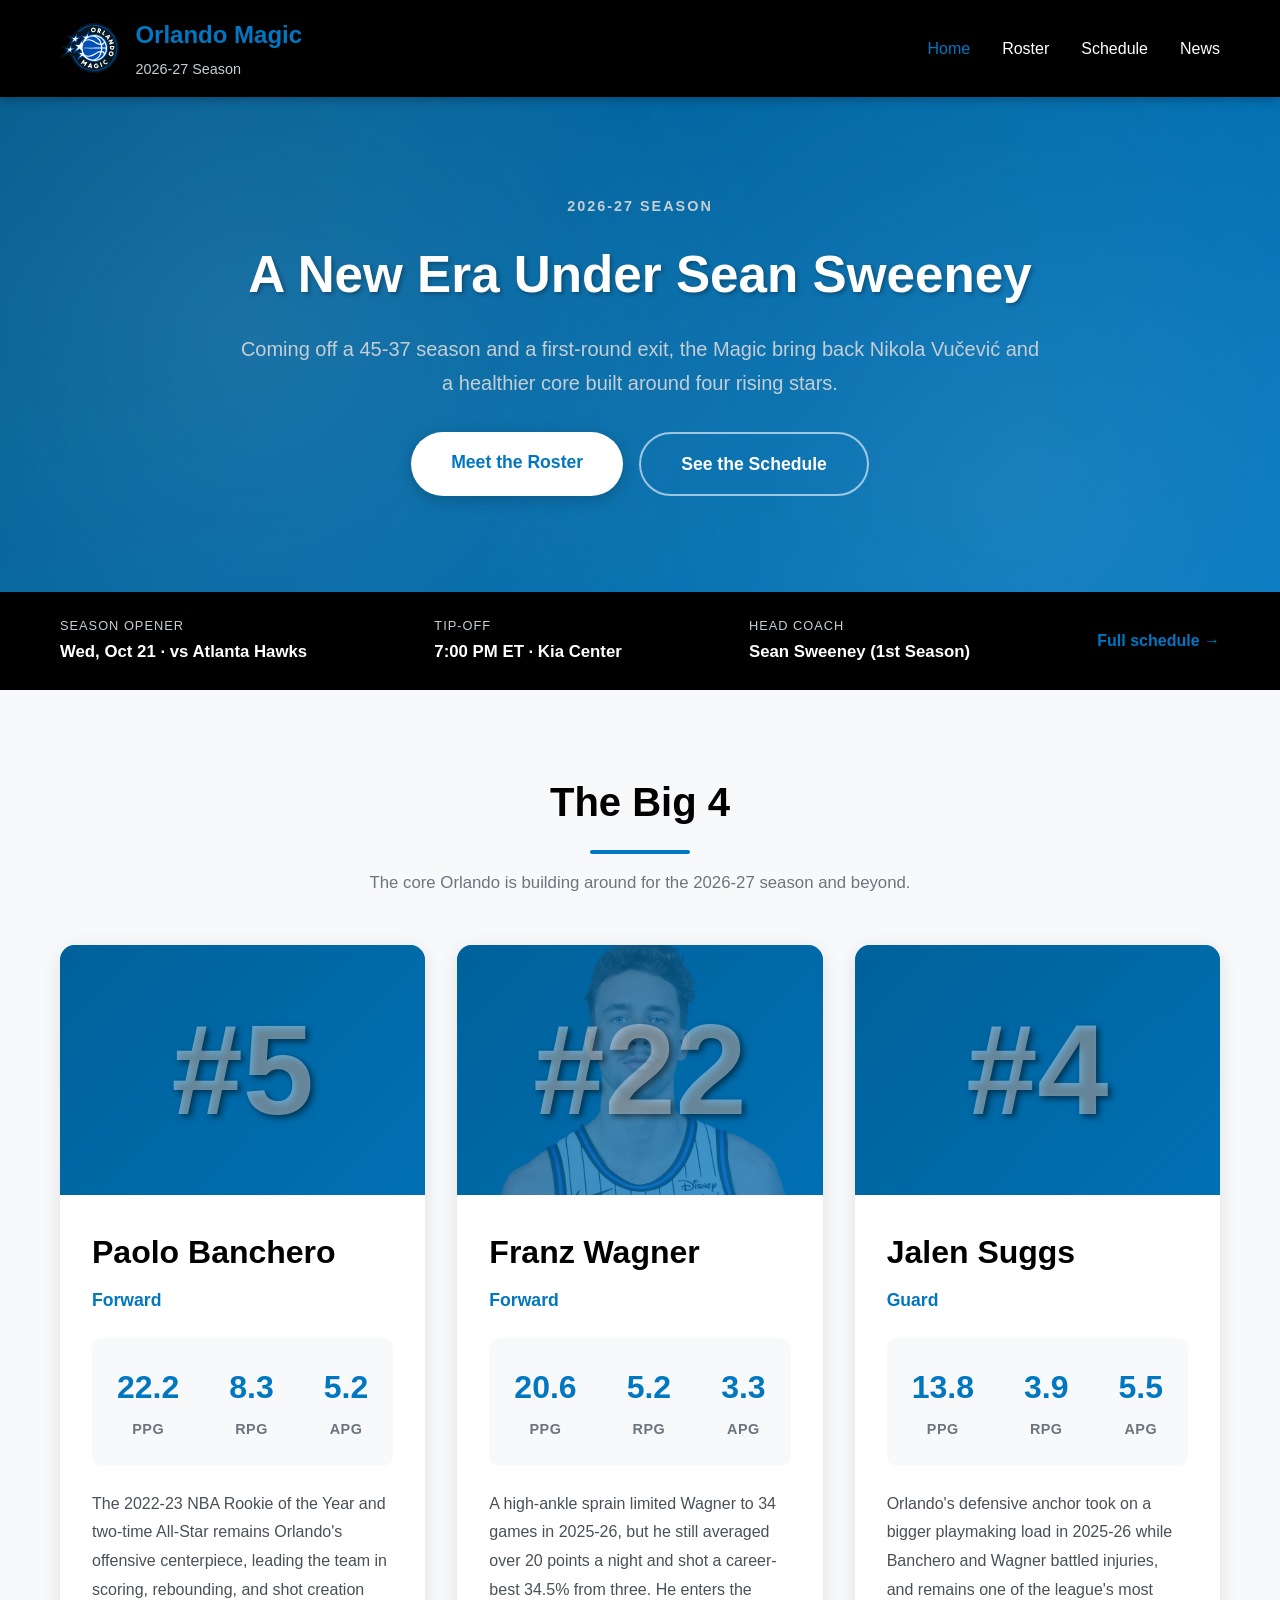
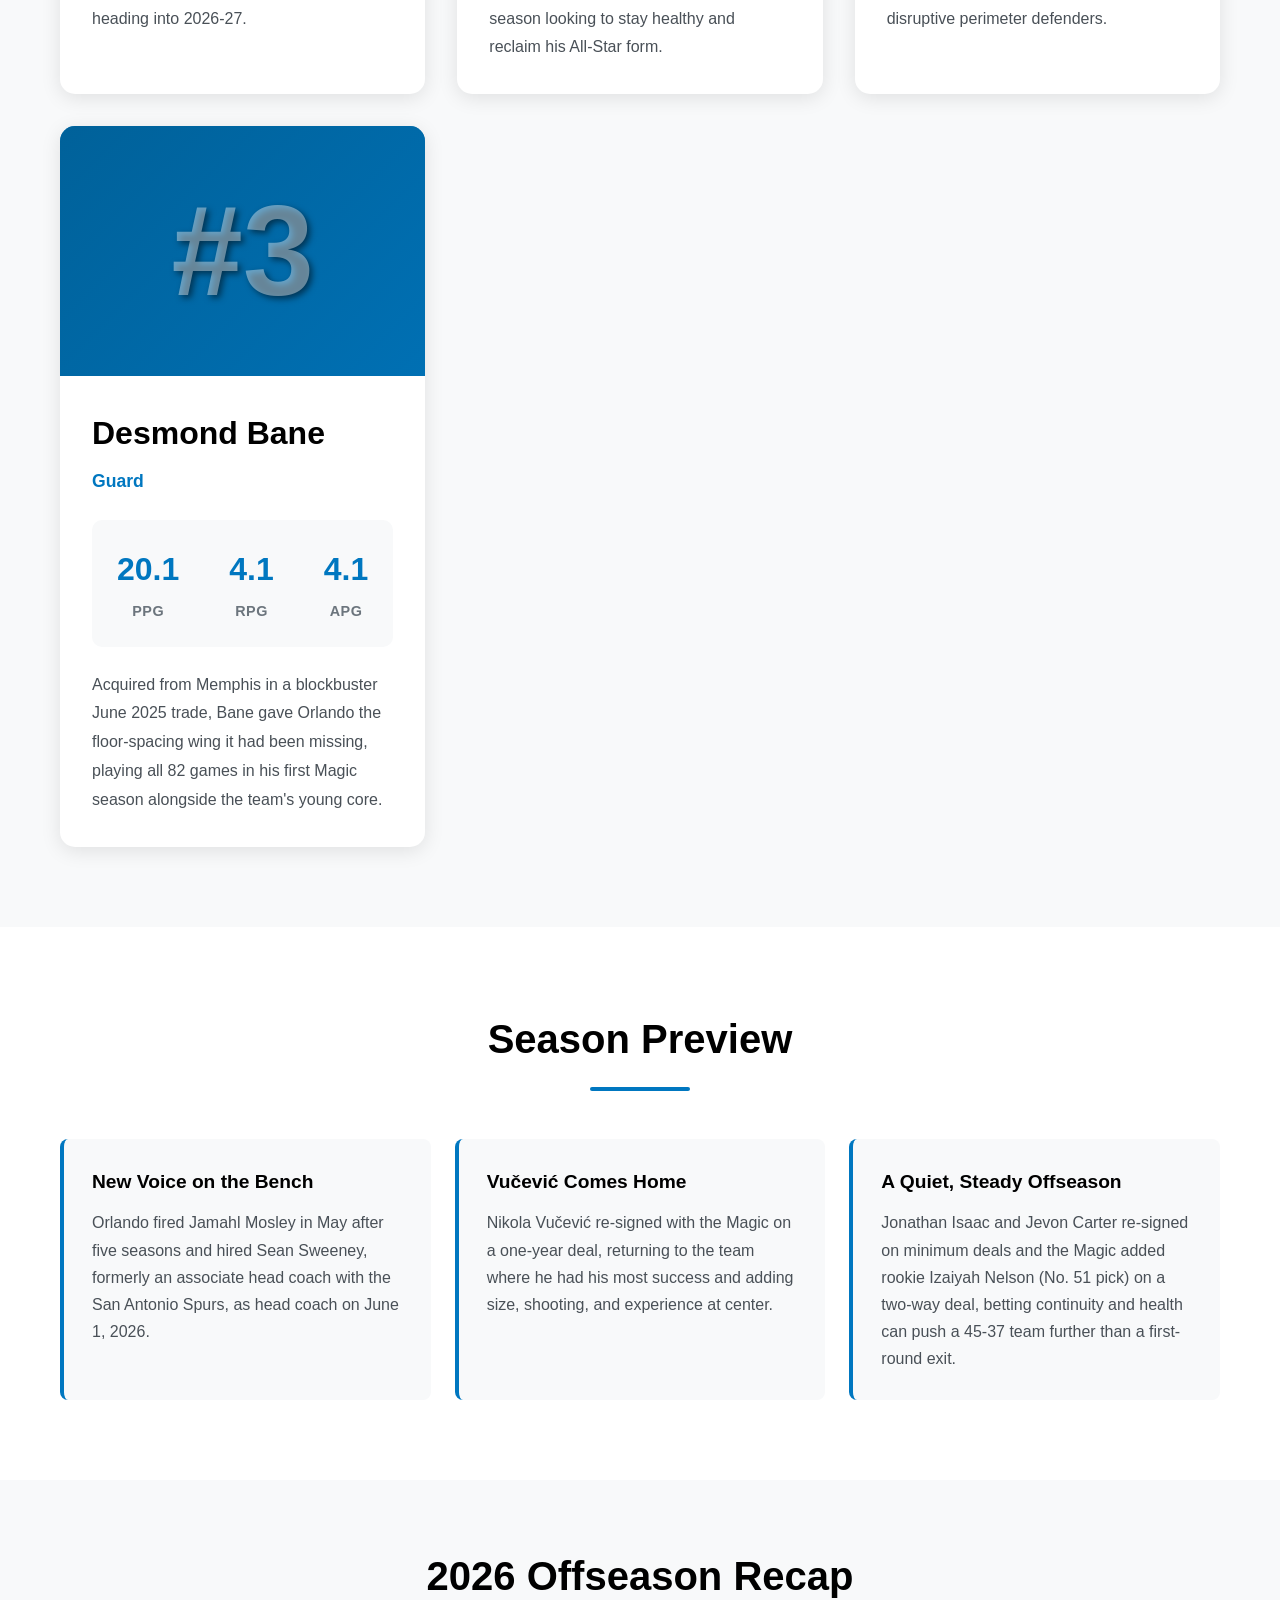
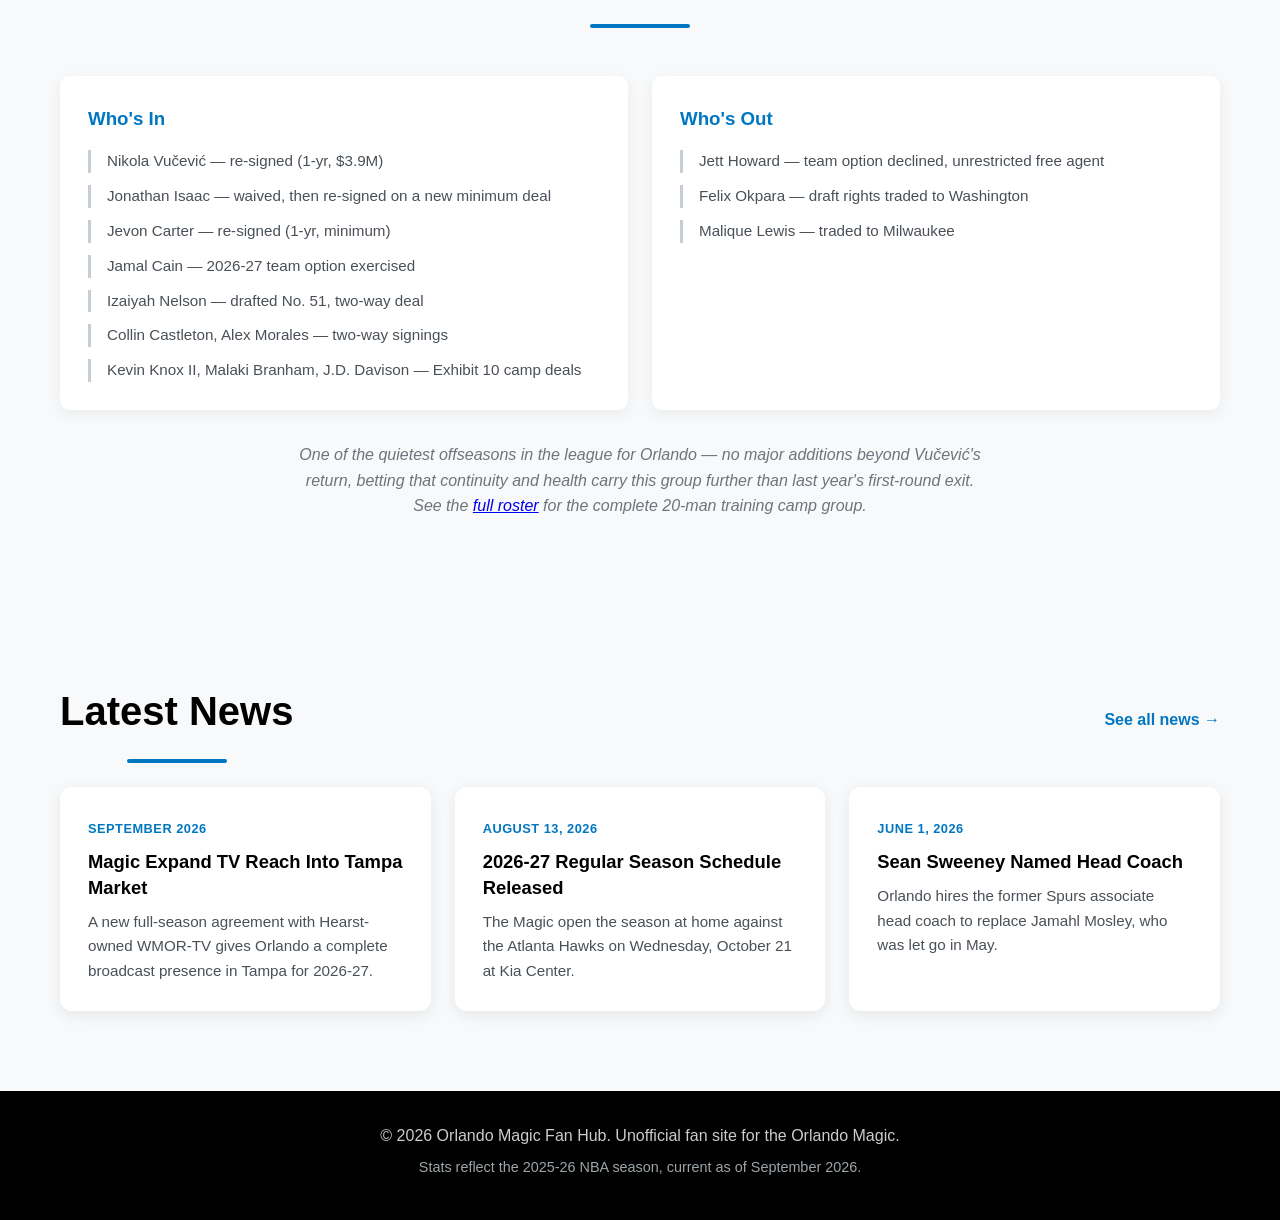
<file: index.html>
<!DOCTYPE html>
<html lang="en">
<head>
    <meta charset="UTF-8">
    <meta name="viewport" content="width=device-width, initial-scale=1.0">
    <meta name="description" content="Fan hub for the 2026-27 Orlando Magic season: roster, schedule, and news, featuring Paolo Banchero, Franz Wagner, Jalen Suggs, and Desmond Bane.">
    <title>Orlando Magic | 2026-27 Season Hub</title>
    <link rel="stylesheet" href="styles.css">
</head>
<body>
    <!-- Header -->
    <header class="header">
        <div class="container">
            <div class="header-content">
                <div class="logo">
                    <img src="assets/images/orlando-magic-logo.svg" alt="Orlando Magic Logo" class="logo-image">
                    <div class="logo-text">
                        <h1>Orlando Magic</h1>
                        <p>2026-27 Season</p>
                    </div>
                </div>
                <nav class="nav">
                    <a href="index.html" class="nav-link active">Home</a>
                    <a href="roster.html" class="nav-link">Roster</a>
                    <a href="schedule.html" class="nav-link">Schedule</a>
                    <a href="news.html" class="nav-link">News</a>
                </nav>
            </div>
        </div>
    </header>

    <!-- Hero Section -->
    <section class="hero" id="home">
        <div class="hero-overlay"></div>
        <div class="container">
            <div class="hero-content">
                <p class="hero-eyebrow">2026-27 Season</p>
                <h2 class="hero-title">A New Era Under Sean Sweeney</h2>
                <p class="hero-subtitle">Coming off a 45-37 season and a first-round exit, the Magic bring back Nikola Vučević and a healthier core built around four rising stars.</p>
                <div class="hero-buttons">
                    <a href="roster.html" class="hero-button">Meet the Roster</a>
                    <a href="schedule.html" class="hero-button hero-button-secondary">See the Schedule</a>
                </div>
            </div>
        </div>
    </section>

    <!-- Key Dates Strip -->
    <section class="key-dates">
        <div class="container key-dates-content">
            <div class="key-date">
                <span class="key-date-label">Season Opener</span>
                <span class="key-date-value">Wed, Oct 21 &middot; vs Atlanta Hawks</span>
            </div>
            <div class="key-date">
                <span class="key-date-label">Tip-Off</span>
                <span class="key-date-value">7:00 PM ET &middot; Kia Center</span>
            </div>
            <div class="key-date">
                <span class="key-date-label">Head Coach</span>
                <span class="key-date-value">Sean Sweeney (1st Season)</span>
            </div>
            <a href="schedule.html" class="key-dates-link">Full schedule &rarr;</a>
        </div>
    </section>

    <!-- Big 4 Section -->
    <section class="players" id="big-four">
        <div class="container">
            <h2 class="section-title">The Big 4</h2>
            <p class="section-subtitle">The core Orlando is building around for the 2026-27 season and beyond.</p>

            <div class="player-cards big-four-grid">
                <!-- Paolo Banchero -->
                <div class="player-card" data-player="banchero">
                    <div class="player-image">
                        <div class="player-image-overlay"></div>
                        <span class="jersey-number">#5</span>
                    </div>
                    <div class="player-info">
                        <h3 class="player-name">Paolo Banchero</h3>
                        <p class="player-position">Forward</p>
                        <div class="player-stats">
                            <div class="stat">
                                <span class="stat-value">22.2</span>
                                <span class="stat-label">PPG</span>
                            </div>
                            <div class="stat">
                                <span class="stat-value">8.3</span>
                                <span class="stat-label">RPG</span>
                            </div>
                            <div class="stat">
                                <span class="stat-value">5.2</span>
                                <span class="stat-label">APG</span>
                            </div>
                        </div>
                        <div class="player-bio">
                            <p>
                                The 2022-23 NBA Rookie of the Year and two-time All-Star remains Orlando's
                                offensive centerpiece, leading the team in scoring, rebounding, and
                                shot creation heading into 2026-27.
                            </p>
                        </div>
                    </div>
                </div>

                <!-- Franz Wagner -->
                <div class="player-card" data-player="franz">
                    <div class="player-image">
                        <div class="player-photo-background">
                            <picture>
                                <source srcset="assets/images/franz-wagner.avif" type="image/avif">
                                <img src="assets/images/franz-wagner.jpg" alt="Franz Wagner" class="player-photo">
                            </picture>
                        </div>
                        <div class="player-image-overlay"></div>
                        <span class="jersey-number">#22</span>
                    </div>
                    <div class="player-info">
                        <h3 class="player-name">Franz Wagner</h3>
                        <p class="player-position">Forward</p>
                        <div class="player-stats">
                            <div class="stat">
                                <span class="stat-value">20.6</span>
                                <span class="stat-label">PPG</span>
                            </div>
                            <div class="stat">
                                <span class="stat-value">5.2</span>
                                <span class="stat-label">RPG</span>
                            </div>
                            <div class="stat">
                                <span class="stat-value">3.3</span>
                                <span class="stat-label">APG</span>
                            </div>
                        </div>
                        <div class="player-bio">
                            <p>
                                A high-ankle sprain limited Wagner to 34 games in 2025-26, but he still
                                averaged over 20 points a night and shot a career-best 34.5% from three.
                                He enters the season looking to stay healthy and reclaim his All-Star form.
                            </p>
                        </div>
                    </div>
                </div>

                <!-- Jalen Suggs -->
                <div class="player-card" data-player="suggs">
                    <div class="player-image">
                        <div class="player-image-overlay"></div>
                        <span class="jersey-number">#4</span>
                    </div>
                    <div class="player-info">
                        <h3 class="player-name">Jalen Suggs</h3>
                        <p class="player-position">Guard</p>
                        <div class="player-stats">
                            <div class="stat">
                                <span class="stat-value">13.8</span>
                                <span class="stat-label">PPG</span>
                            </div>
                            <div class="stat">
                                <span class="stat-value">3.9</span>
                                <span class="stat-label">RPG</span>
                            </div>
                            <div class="stat">
                                <span class="stat-value">5.5</span>
                                <span class="stat-label">APG</span>
                            </div>
                        </div>
                        <div class="player-bio">
                            <p>
                                Orlando's defensive anchor took on a bigger playmaking load in 2025-26
                                while Banchero and Wagner battled injuries, and remains one of the
                                league's most disruptive perimeter defenders.
                            </p>
                        </div>
                    </div>
                </div>

                <!-- Desmond Bane -->
                <div class="player-card" data-player="bane">
                    <div class="player-image">
                        <div class="player-image-overlay"></div>
                        <span class="jersey-number">#3</span>
                    </div>
                    <div class="player-info">
                        <h3 class="player-name">Desmond Bane</h3>
                        <p class="player-position">Guard</p>
                        <div class="player-stats">
                            <div class="stat">
                                <span class="stat-value">20.1</span>
                                <span class="stat-label">PPG</span>
                            </div>
                            <div class="stat">
                                <span class="stat-value">4.1</span>
                                <span class="stat-label">RPG</span>
                            </div>
                            <div class="stat">
                                <span class="stat-value">4.1</span>
                                <span class="stat-label">APG</span>
                            </div>
                        </div>
                        <div class="player-bio">
                            <p>
                                Acquired from Memphis in a blockbuster June 2025 trade, Bane gave Orlando
                                the floor-spacing wing it had been missing, playing all 82 games in his
                                first Magic season alongside the team's young core.
                            </p>
                        </div>
                    </div>
                </div>
            </div>
        </div>
    </section>

    <!-- Season Preview -->
    <section class="preview">
        <div class="container">
            <h2 class="section-title">Season Preview</h2>
            <div class="preview-grid">
                <div class="preview-card">
                    <h3>New Voice on the Bench</h3>
                    <p>
                        Orlando fired Jamahl Mosley in May after five seasons and hired Sean Sweeney,
                        formerly an associate head coach with the San Antonio Spurs, as head coach on
                        June 1, 2026.
                    </p>
                </div>
                <div class="preview-card">
                    <h3>Vučević Comes Home</h3>
                    <p>
                        Nikola Vučević re-signed with the Magic on a one-year deal, returning to the
                        team where he had his most success and adding size, shooting, and experience
                        at center.
                    </p>
                </div>
                <div class="preview-card">
                    <h3>A Quiet, Steady Offseason</h3>
                    <p>
                        Jonathan Isaac and Jevon Carter re-signed on minimum deals and the Magic added
                        rookie Izaiyah Nelson (No. 51 pick) on a two-way deal, betting continuity and
                        health can push a 45-37 team further than a first-round exit.
                    </p>
                </div>
            </div>
        </div>
    </section>

    <!-- Offseason Recap -->
    <section class="offseason">
        <div class="container">
            <h2 class="section-title">2026 Offseason Recap</h2>
            <div class="offseason-grid">
                <div class="offseason-card">
                    <h3>Who's In</h3>
                    <ul>
                        <li>Nikola Vučević &mdash; re-signed (1-yr, $3.9M)</li>
                        <li>Jonathan Isaac &mdash; waived, then re-signed on a new minimum deal</li>
                        <li>Jevon Carter &mdash; re-signed (1-yr, minimum)</li>
                        <li>Jamal Cain &mdash; 2026-27 team option exercised</li>
                        <li>Izaiyah Nelson &mdash; drafted No. 51, two-way deal</li>
                        <li>Collin Castleton, Alex Morales &mdash; two-way signings</li>
                        <li>Kevin Knox II, Malaki Branham, J.D. Davison &mdash; Exhibit 10 camp deals</li>
                    </ul>
                </div>
                <div class="offseason-card">
                    <h3>Who's Out</h3>
                    <ul>
                        <li>Jett Howard &mdash; team option declined, unrestricted free agent</li>
                        <li>Felix Okpara &mdash; draft rights traded to Washington</li>
                        <li>Malique Lewis &mdash; traded to Milwaukee</li>
                    </ul>
                </div>
            </div>
            <p class="offseason-note">
                One of the quietest offseasons in the league for Orlando &mdash; no major additions beyond
                Vučević's return, betting that continuity and health carry this group further than last
                year's first-round exit. See the <a href="roster.html">full roster</a> for the complete
                20-man training camp group.
            </p>
        </div>
    </section>

    <!-- News Preview -->
    <section class="news-preview">
        <div class="container">
            <div class="section-header-row">
                <h2 class="section-title">Latest News</h2>
                <a href="news.html" class="see-all-link">See all news &rarr;</a>
            </div>
            <div class="news-grid news-grid-preview">
                <article class="news-card">
                    <span class="news-date">September 2026</span>
                    <h3>Magic Expand TV Reach Into Tampa Market</h3>
                    <p>A new full-season agreement with Hearst-owned WMOR-TV gives Orlando a complete broadcast presence in Tampa for 2026-27.</p>
                </article>
                <article class="news-card">
                    <span class="news-date">August 13, 2026</span>
                    <h3>2026-27 Regular Season Schedule Released</h3>
                    <p>The Magic open the season at home against the Atlanta Hawks on Wednesday, October 21 at Kia Center.</p>
                </article>
                <article class="news-card">
                    <span class="news-date">June 1, 2026</span>
                    <h3>Sean Sweeney Named Head Coach</h3>
                    <p>Orlando hires the former Spurs associate head coach to replace Jamahl Mosley, who was let go in May.</p>
                </article>
            </div>
        </div>
    </section>

    <!-- Footer -->
    <footer class="footer">
        <div class="container">
            <p>&copy; 2026 Orlando Magic Fan Hub. Unofficial fan site for the Orlando Magic.</p>
            <p class="footer-note">Stats reflect the 2025-26 NBA season, current as of September 2026.</p>
        </div>
    </footer>

    <script src="script.js"></script>
</body>
</html>
</file>
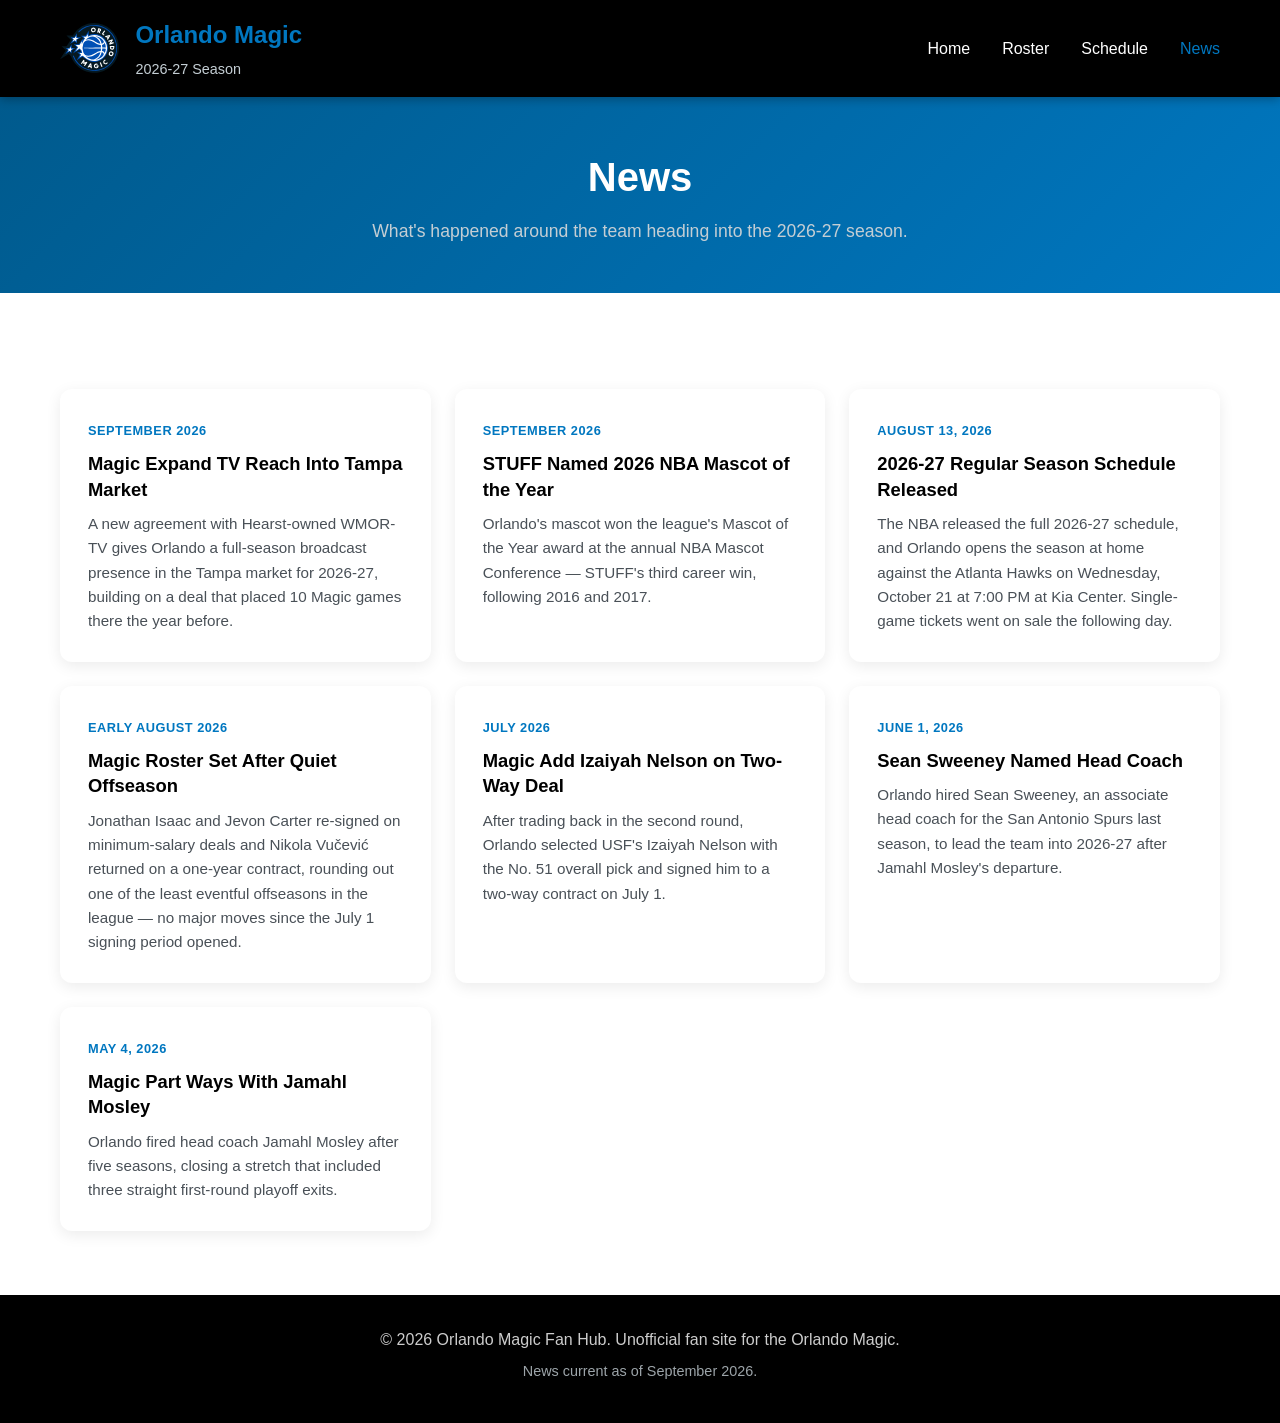
<file: news.html>
<!DOCTYPE html>
<html lang="en">
<head>
    <meta charset="UTF-8">
    <meta name="viewport" content="width=device-width, initial-scale=1.0">
    <meta name="description" content="Latest Orlando Magic news heading into the 2026-27 season: coaching change, roster moves, schedule release, and more.">
    <title>News | Orlando Magic 2026-27</title>
    <link rel="stylesheet" href="styles.css">
</head>
<body>
    <!-- Header -->
    <header class="header">
        <div class="container">
            <div class="header-content">
                <div class="logo">
                    <img src="assets/images/orlando-magic-logo.svg" alt="Orlando Magic Logo" class="logo-image">
                    <div class="logo-text">
                        <h1>Orlando Magic</h1>
                        <p>2026-27 Season</p>
                    </div>
                </div>
                <nav class="nav">
                    <a href="index.html" class="nav-link">Home</a>
                    <a href="roster.html" class="nav-link">Roster</a>
                    <a href="schedule.html" class="nav-link">Schedule</a>
                    <a href="news.html" class="nav-link active">News</a>
                </nav>
            </div>
        </div>
    </header>

    <!-- Page Header -->
    <section class="page-header">
        <div class="container">
            <h2 class="page-title">News</h2>
            <p class="page-subtitle">What's happened around the team heading into the 2026-27 season.</p>
        </div>
    </section>

    <!-- News Feed -->
    <section class="news-feed">
        <div class="container">
            <div class="news-grid">
                <article class="news-card">
                    <span class="news-date">September 2026</span>
                    <h3>Magic Expand TV Reach Into Tampa Market</h3>
                    <p>
                        A new agreement with Hearst-owned WMOR-TV gives Orlando a full-season broadcast
                        presence in the Tampa market for 2026-27, building on a deal that placed 10
                        Magic games there the year before.
                    </p>
                </article>

                <article class="news-card">
                    <span class="news-date">September 2026</span>
                    <h3>STUFF Named 2026 NBA Mascot of the Year</h3>
                    <p>
                        Orlando's mascot won the league's Mascot of the Year award at the annual NBA
                        Mascot Conference &mdash; STUFF's third career win, following 2016 and 2017.
                    </p>
                </article>

                <article class="news-card">
                    <span class="news-date">August 13, 2026</span>
                    <h3>2026-27 Regular Season Schedule Released</h3>
                    <p>
                        The NBA released the full 2026-27 schedule, and Orlando opens the season at home
                        against the Atlanta Hawks on Wednesday, October 21 at 7:00 PM at Kia Center.
                        Single-game tickets went on sale the following day.
                    </p>
                </article>

                <article class="news-card">
                    <span class="news-date">Early August 2026</span>
                    <h3>Magic Roster Set After Quiet Offseason</h3>
                    <p>
                        Jonathan Isaac and Jevon Carter re-signed on minimum-salary deals and Nikola
                        Vučević returned on a one-year contract, rounding out one of the least eventful
                        offseasons in the league &mdash; no major moves since the July 1 signing period opened.
                    </p>
                </article>

                <article class="news-card">
                    <span class="news-date">July 2026</span>
                    <h3>Magic Add Izaiyah Nelson on Two-Way Deal</h3>
                    <p>
                        After trading back in the second round, Orlando selected USF's Izaiyah Nelson
                        with the No. 51 overall pick and signed him to a two-way contract on July 1.
                    </p>
                </article>

                <article class="news-card">
                    <span class="news-date">June 1, 2026</span>
                    <h3>Sean Sweeney Named Head Coach</h3>
                    <p>
                        Orlando hired Sean Sweeney, an associate head coach for the San Antonio Spurs
                        last season, to lead the team into 2026-27 after Jamahl Mosley's departure.
                    </p>
                </article>

                <article class="news-card">
                    <span class="news-date">May 4, 2026</span>
                    <h3>Magic Part Ways With Jamahl Mosley</h3>
                    <p>
                        Orlando fired head coach Jamahl Mosley after five seasons, closing a stretch
                        that included three straight first-round playoff exits.
                    </p>
                </article>
            </div>
        </div>
    </section>

    <!-- Footer -->
    <footer class="footer">
        <div class="container">
            <p>&copy; 2026 Orlando Magic Fan Hub. Unofficial fan site for the Orlando Magic.</p>
            <p class="footer-note">News current as of September 2026.</p>
        </div>
    </footer>

    <script src="script.js"></script>
</body>
</html>
</file>
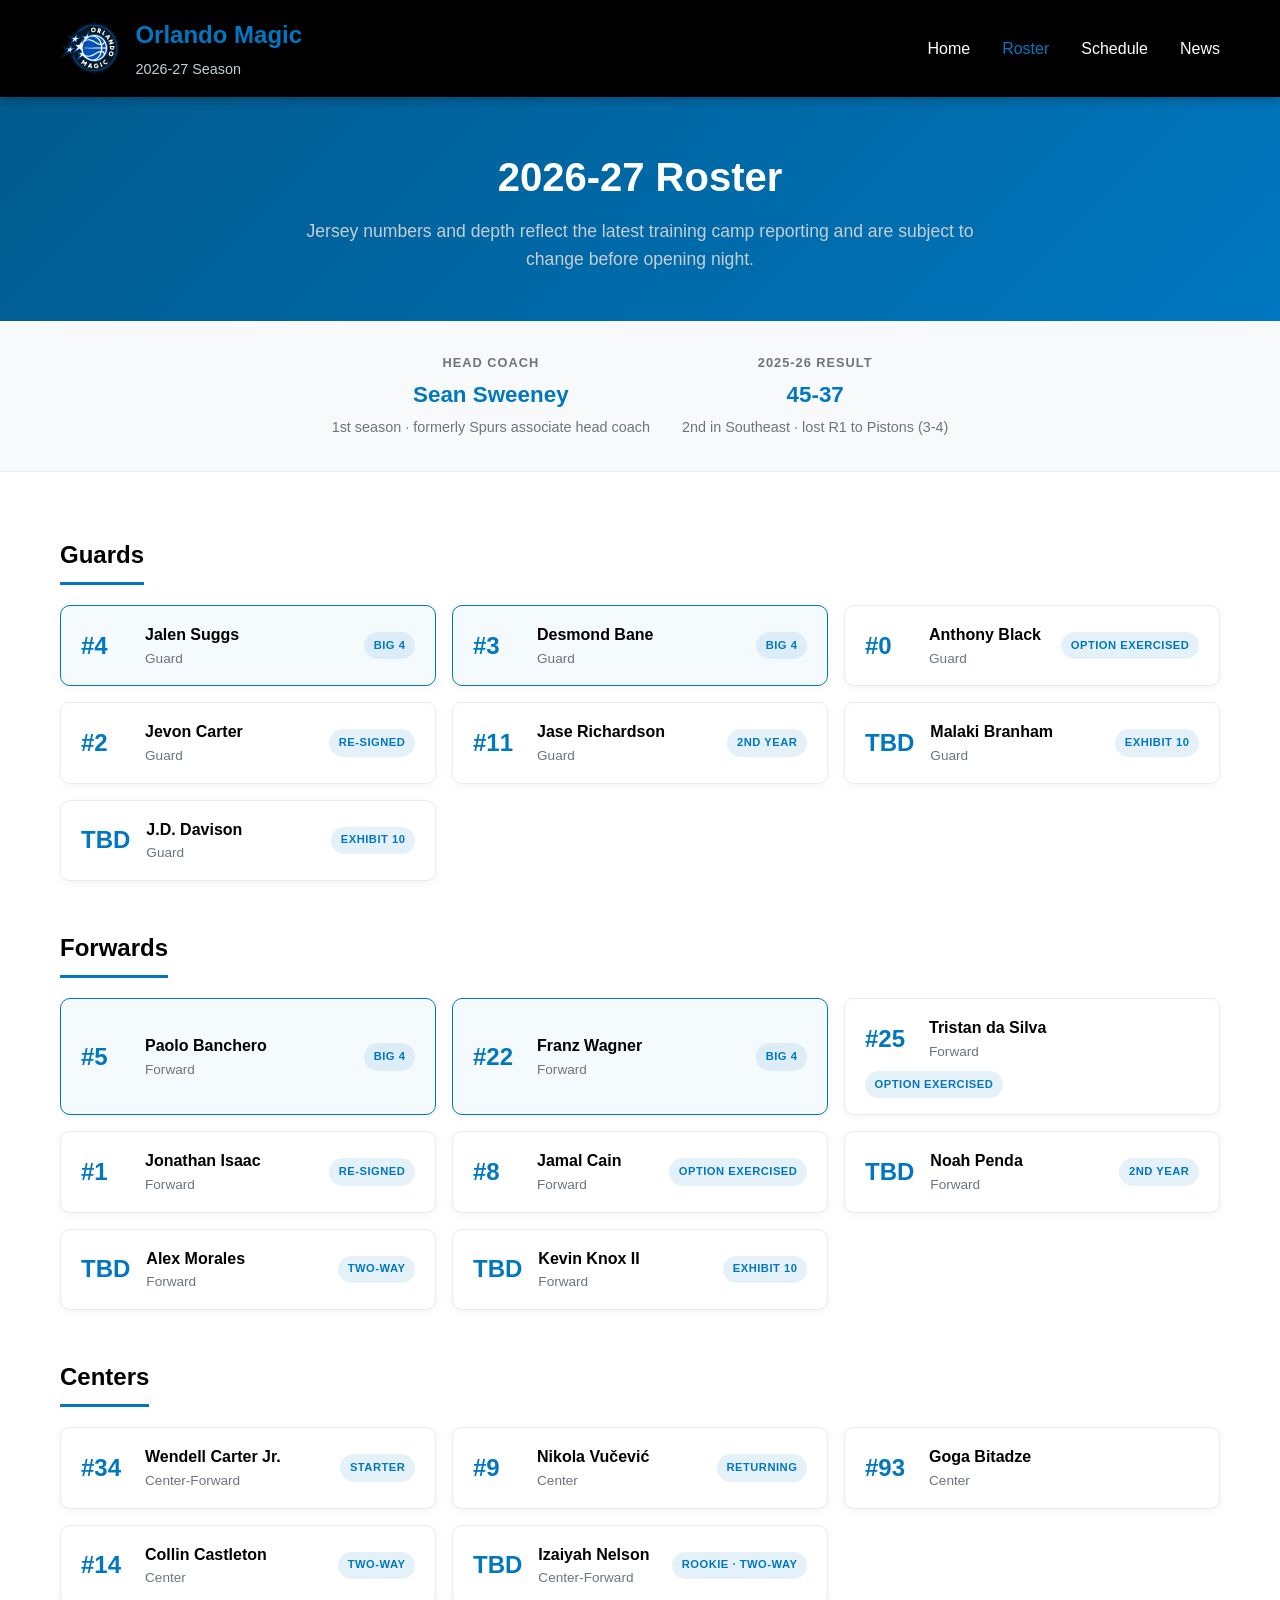
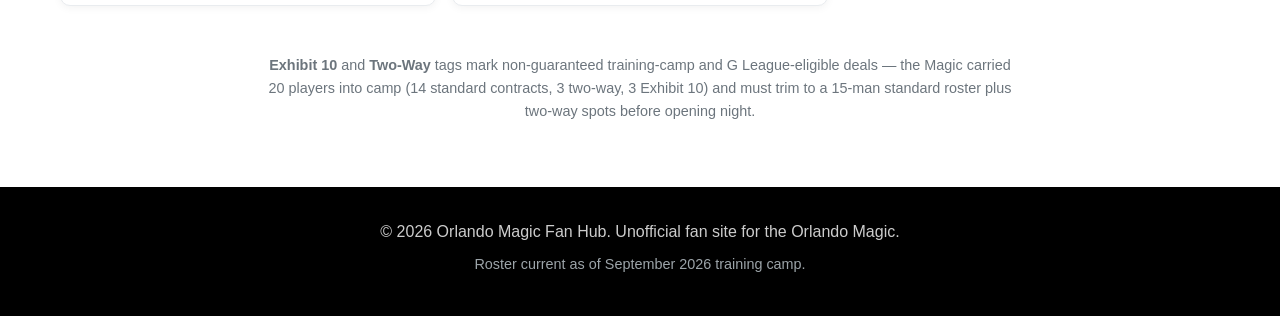
<file: roster.html>
<!DOCTYPE html>
<html lang="en">
<head>
    <meta charset="UTF-8">
    <meta name="viewport" content="width=device-width, initial-scale=1.0">
    <meta name="description" content="Full 2026-27 Orlando Magic training camp roster, grouped by position, with head coach Sean Sweeney.">
    <title>Roster | Orlando Magic 2026-27</title>
    <link rel="stylesheet" href="styles.css">
</head>
<body>
    <!-- Header -->
    <header class="header">
        <div class="container">
            <div class="header-content">
                <div class="logo">
                    <img src="assets/images/orlando-magic-logo.svg" alt="Orlando Magic Logo" class="logo-image">
                    <div class="logo-text">
                        <h1>Orlando Magic</h1>
                        <p>2026-27 Season</p>
                    </div>
                </div>
                <nav class="nav">
                    <a href="index.html" class="nav-link">Home</a>
                    <a href="roster.html" class="nav-link active">Roster</a>
                    <a href="schedule.html" class="nav-link">Schedule</a>
                    <a href="news.html" class="nav-link">News</a>
                </nav>
            </div>
        </div>
    </header>

    <!-- Page Header -->
    <section class="page-header">
        <div class="container">
            <h2 class="page-title">2026-27 Roster</h2>
            <p class="page-subtitle">Jersey numbers and depth reflect the latest training camp reporting and are subject to change before opening night.</p>
        </div>
    </section>

    <!-- Coach Bar -->
    <section class="coach-bar">
        <div class="container coach-bar-content">
            <div class="coach-info">
                <span class="coach-label">Head Coach</span>
                <span class="coach-name">Sean Sweeney</span>
                <span class="coach-note">1st season &middot; formerly Spurs associate head coach</span>
            </div>
            <div class="coach-info">
                <span class="coach-label">2025-26 Result</span>
                <span class="coach-name">45-37</span>
                <span class="coach-note">2nd in Southeast &middot; lost R1 to Pistons (3-4)</span>
            </div>
        </div>
    </section>

    <!-- Roster -->
    <section class="roster">
        <div class="container">

            <div class="position-group">
                <h3 class="position-title">Guards</h3>
                <div class="roster-grid">
                    <div class="roster-card featured">
                        <span class="roster-number">#4</span>
                        <div class="roster-details">
                            <span class="roster-name">Jalen Suggs</span>
                            <span class="roster-meta">Guard</span>
                        </div>
                        <span class="roster-tag">Big 4</span>
                    </div>
                    <div class="roster-card featured">
                        <span class="roster-number">#3</span>
                        <div class="roster-details">
                            <span class="roster-name">Desmond Bane</span>
                            <span class="roster-meta">Guard</span>
                        </div>
                        <span class="roster-tag">Big 4</span>
                    </div>
                    <div class="roster-card">
                        <span class="roster-number">#0</span>
                        <div class="roster-details">
                            <span class="roster-name">Anthony Black</span>
                            <span class="roster-meta">Guard</span>
                        </div>
                        <span class="roster-tag">Option Exercised</span>
                    </div>
                    <div class="roster-card">
                        <span class="roster-number">#2</span>
                        <div class="roster-details">
                            <span class="roster-name">Jevon Carter</span>
                            <span class="roster-meta">Guard</span>
                        </div>
                        <span class="roster-tag">Re-Signed</span>
                    </div>
                    <div class="roster-card">
                        <span class="roster-number">#11</span>
                        <div class="roster-details">
                            <span class="roster-name">Jase Richardson</span>
                            <span class="roster-meta">Guard</span>
                        </div>
                        <span class="roster-tag">2nd Year</span>
                    </div>
                    <div class="roster-card">
                        <span class="roster-number">TBD</span>
                        <div class="roster-details">
                            <span class="roster-name">Malaki Branham</span>
                            <span class="roster-meta">Guard</span>
                        </div>
                        <span class="roster-tag">Exhibit 10</span>
                    </div>
                    <div class="roster-card">
                        <span class="roster-number">TBD</span>
                        <div class="roster-details">
                            <span class="roster-name">J.D. Davison</span>
                            <span class="roster-meta">Guard</span>
                        </div>
                        <span class="roster-tag">Exhibit 10</span>
                    </div>
                </div>
            </div>

            <div class="position-group">
                <h3 class="position-title">Forwards</h3>
                <div class="roster-grid">
                    <div class="roster-card featured">
                        <span class="roster-number">#5</span>
                        <div class="roster-details">
                            <span class="roster-name">Paolo Banchero</span>
                            <span class="roster-meta">Forward</span>
                        </div>
                        <span class="roster-tag">Big 4</span>
                    </div>
                    <div class="roster-card featured">
                        <span class="roster-number">#22</span>
                        <div class="roster-details">
                            <span class="roster-name">Franz Wagner</span>
                            <span class="roster-meta">Forward</span>
                        </div>
                        <span class="roster-tag">Big 4</span>
                    </div>
                    <div class="roster-card">
                        <span class="roster-number">#25</span>
                        <div class="roster-details">
                            <span class="roster-name">Tristan da Silva</span>
                            <span class="roster-meta">Forward</span>
                        </div>
                        <span class="roster-tag">Option Exercised</span>
                    </div>
                    <div class="roster-card">
                        <span class="roster-number">#1</span>
                        <div class="roster-details">
                            <span class="roster-name">Jonathan Isaac</span>
                            <span class="roster-meta">Forward</span>
                        </div>
                        <span class="roster-tag">Re-Signed</span>
                    </div>
                    <div class="roster-card">
                        <span class="roster-number">#8</span>
                        <div class="roster-details">
                            <span class="roster-name">Jamal Cain</span>
                            <span class="roster-meta">Forward</span>
                        </div>
                        <span class="roster-tag">Option Exercised</span>
                    </div>
                    <div class="roster-card">
                        <span class="roster-number">TBD</span>
                        <div class="roster-details">
                            <span class="roster-name">Noah Penda</span>
                            <span class="roster-meta">Forward</span>
                        </div>
                        <span class="roster-tag">2nd Year</span>
                    </div>
                    <div class="roster-card">
                        <span class="roster-number">TBD</span>
                        <div class="roster-details">
                            <span class="roster-name">Alex Morales</span>
                            <span class="roster-meta">Forward</span>
                        </div>
                        <span class="roster-tag">Two-Way</span>
                    </div>
                    <div class="roster-card">
                        <span class="roster-number">TBD</span>
                        <div class="roster-details">
                            <span class="roster-name">Kevin Knox II</span>
                            <span class="roster-meta">Forward</span>
                        </div>
                        <span class="roster-tag">Exhibit 10</span>
                    </div>
                </div>
            </div>

            <div class="position-group">
                <h3 class="position-title">Centers</h3>
                <div class="roster-grid">
                    <div class="roster-card">
                        <span class="roster-number">#34</span>
                        <div class="roster-details">
                            <span class="roster-name">Wendell Carter Jr.</span>
                            <span class="roster-meta">Center-Forward</span>
                        </div>
                        <span class="roster-tag">Starter</span>
                    </div>
                    <div class="roster-card">
                        <span class="roster-number">#9</span>
                        <div class="roster-details">
                            <span class="roster-name">Nikola Vučević</span>
                            <span class="roster-meta">Center</span>
                        </div>
                        <span class="roster-tag">Returning</span>
                    </div>
                    <div class="roster-card">
                        <span class="roster-number">#93</span>
                        <div class="roster-details">
                            <span class="roster-name">Goga Bitadze</span>
                            <span class="roster-meta">Center</span>
                        </div>
                    </div>
                    <div class="roster-card">
                        <span class="roster-number">#14</span>
                        <div class="roster-details">
                            <span class="roster-name">Collin Castleton</span>
                            <span class="roster-meta">Center</span>
                        </div>
                        <span class="roster-tag">Two-Way</span>
                    </div>
                    <div class="roster-card">
                        <span class="roster-number">TBD</span>
                        <div class="roster-details">
                            <span class="roster-name">Izaiyah Nelson</span>
                            <span class="roster-meta">Center-Forward</span>
                        </div>
                        <span class="roster-tag">Rookie &middot; Two-Way</span>
                    </div>
                </div>
            </div>

            <p class="roster-key">
                <strong>Exhibit 10</strong> and <strong>Two-Way</strong> tags mark non-guaranteed training-camp
                and G League-eligible deals &mdash; the Magic carried 20 players into camp (14 standard
                contracts, 3 two-way, 3 Exhibit 10) and must trim to a 15-man standard roster plus two-way
                spots before opening night.
            </p>

        </div>
    </section>

    <!-- Footer -->
    <footer class="footer">
        <div class="container">
            <p>&copy; 2026 Orlando Magic Fan Hub. Unofficial fan site for the Orlando Magic.</p>
            <p class="footer-note">Roster current as of September 2026 training camp.</p>
        </div>
    </footer>

    <script src="script.js"></script>
</body>
</html>
</file>
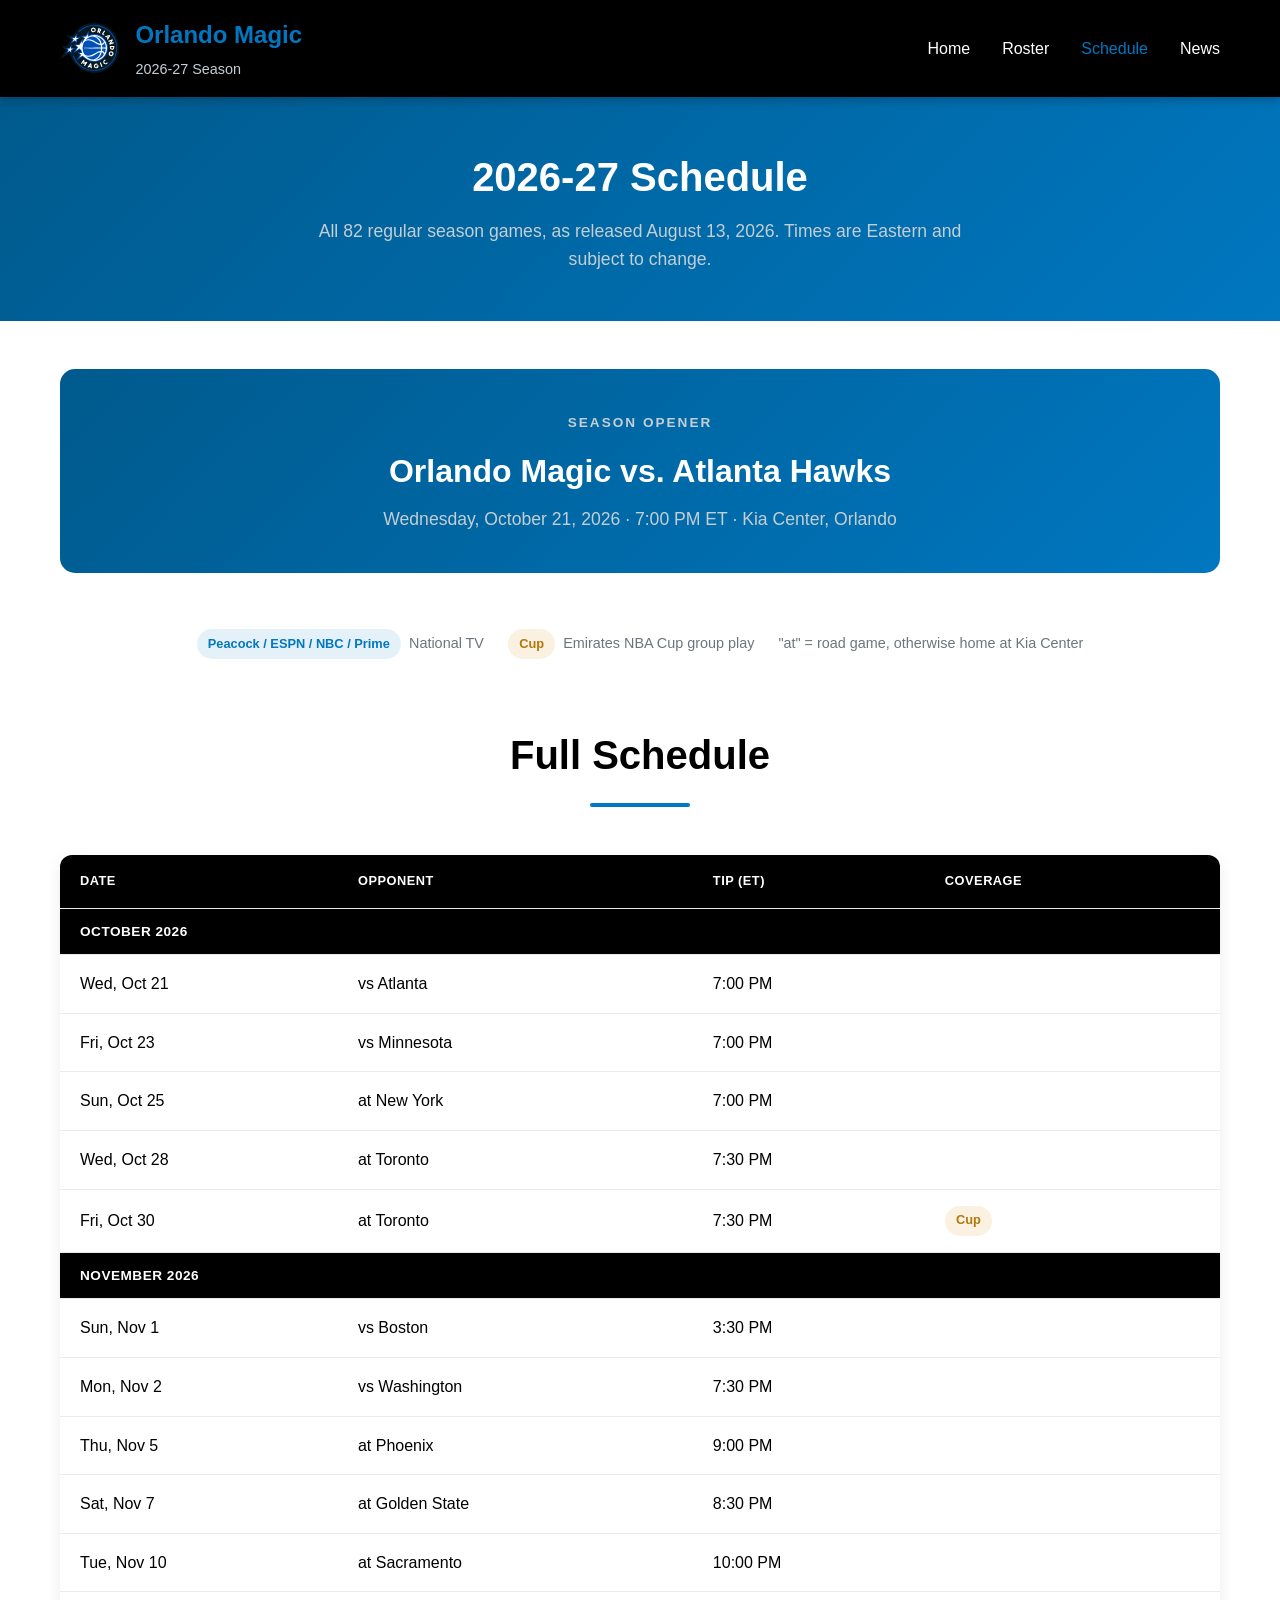
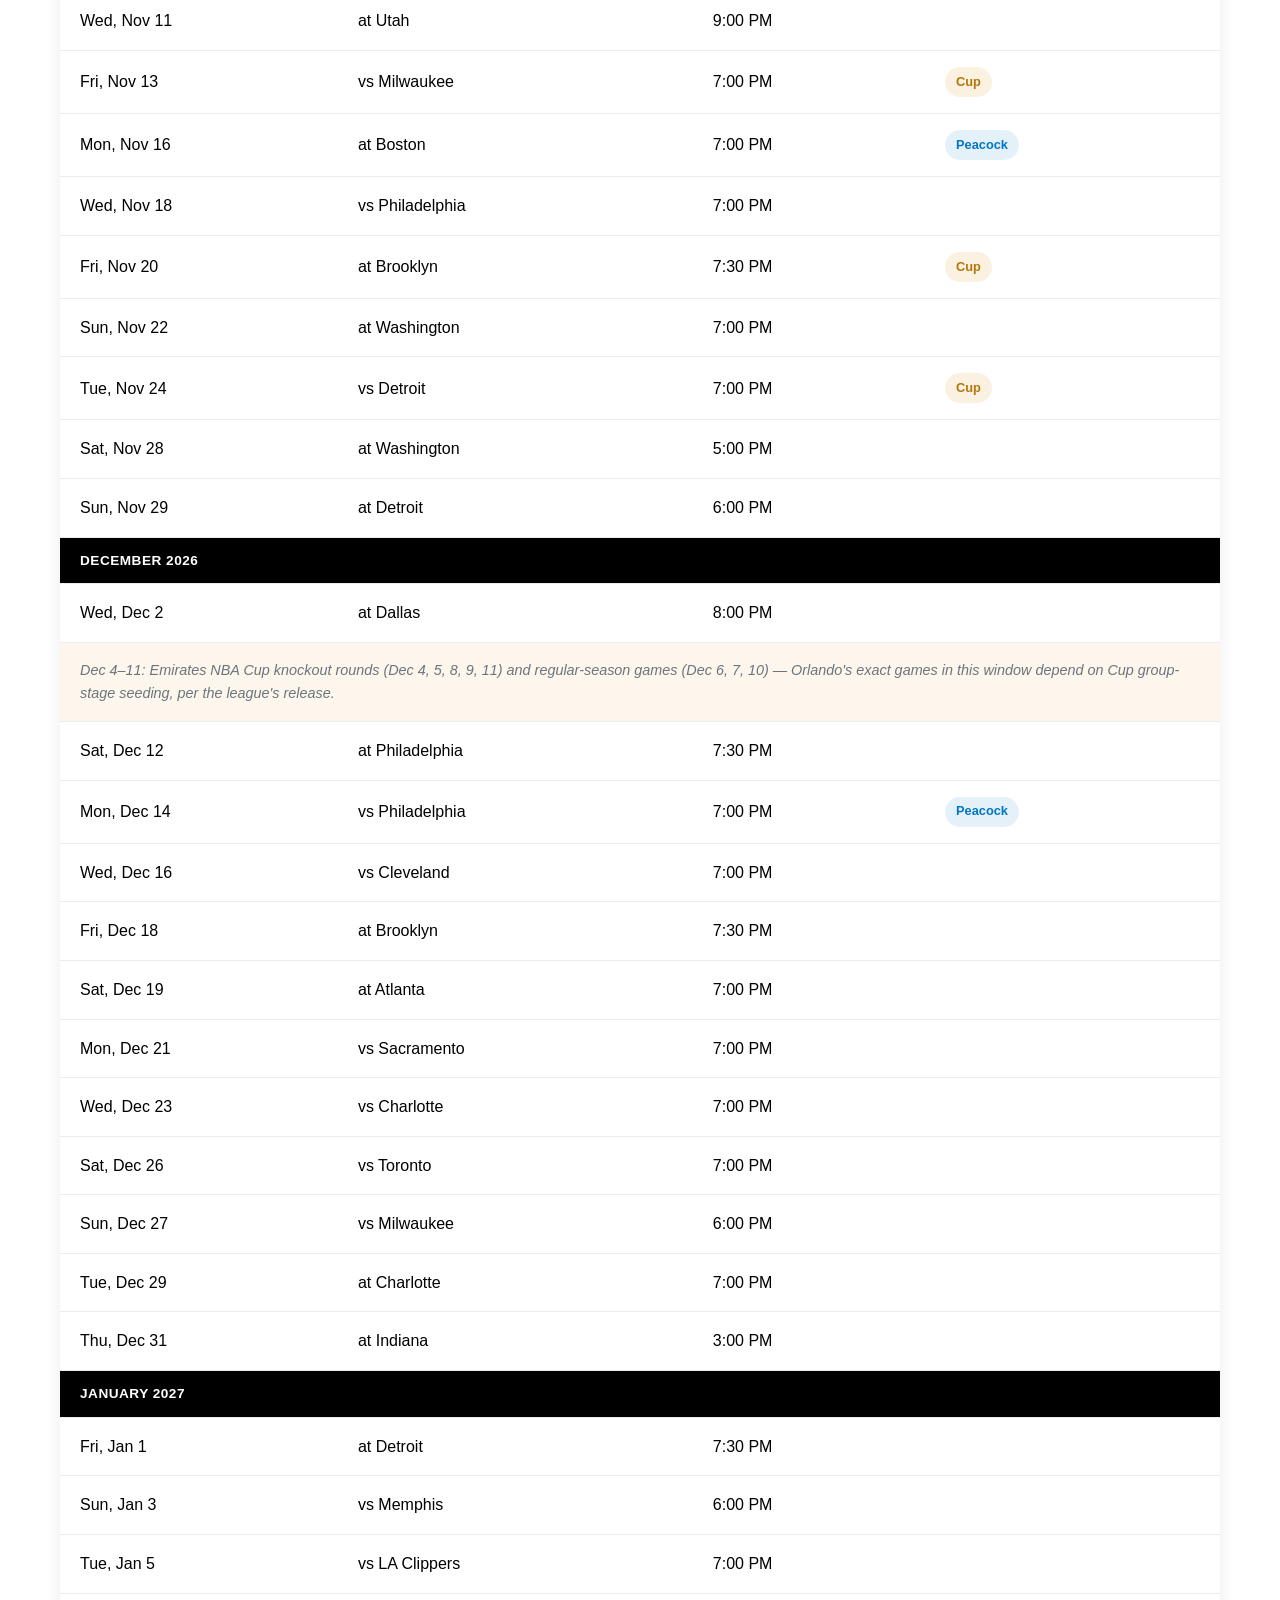
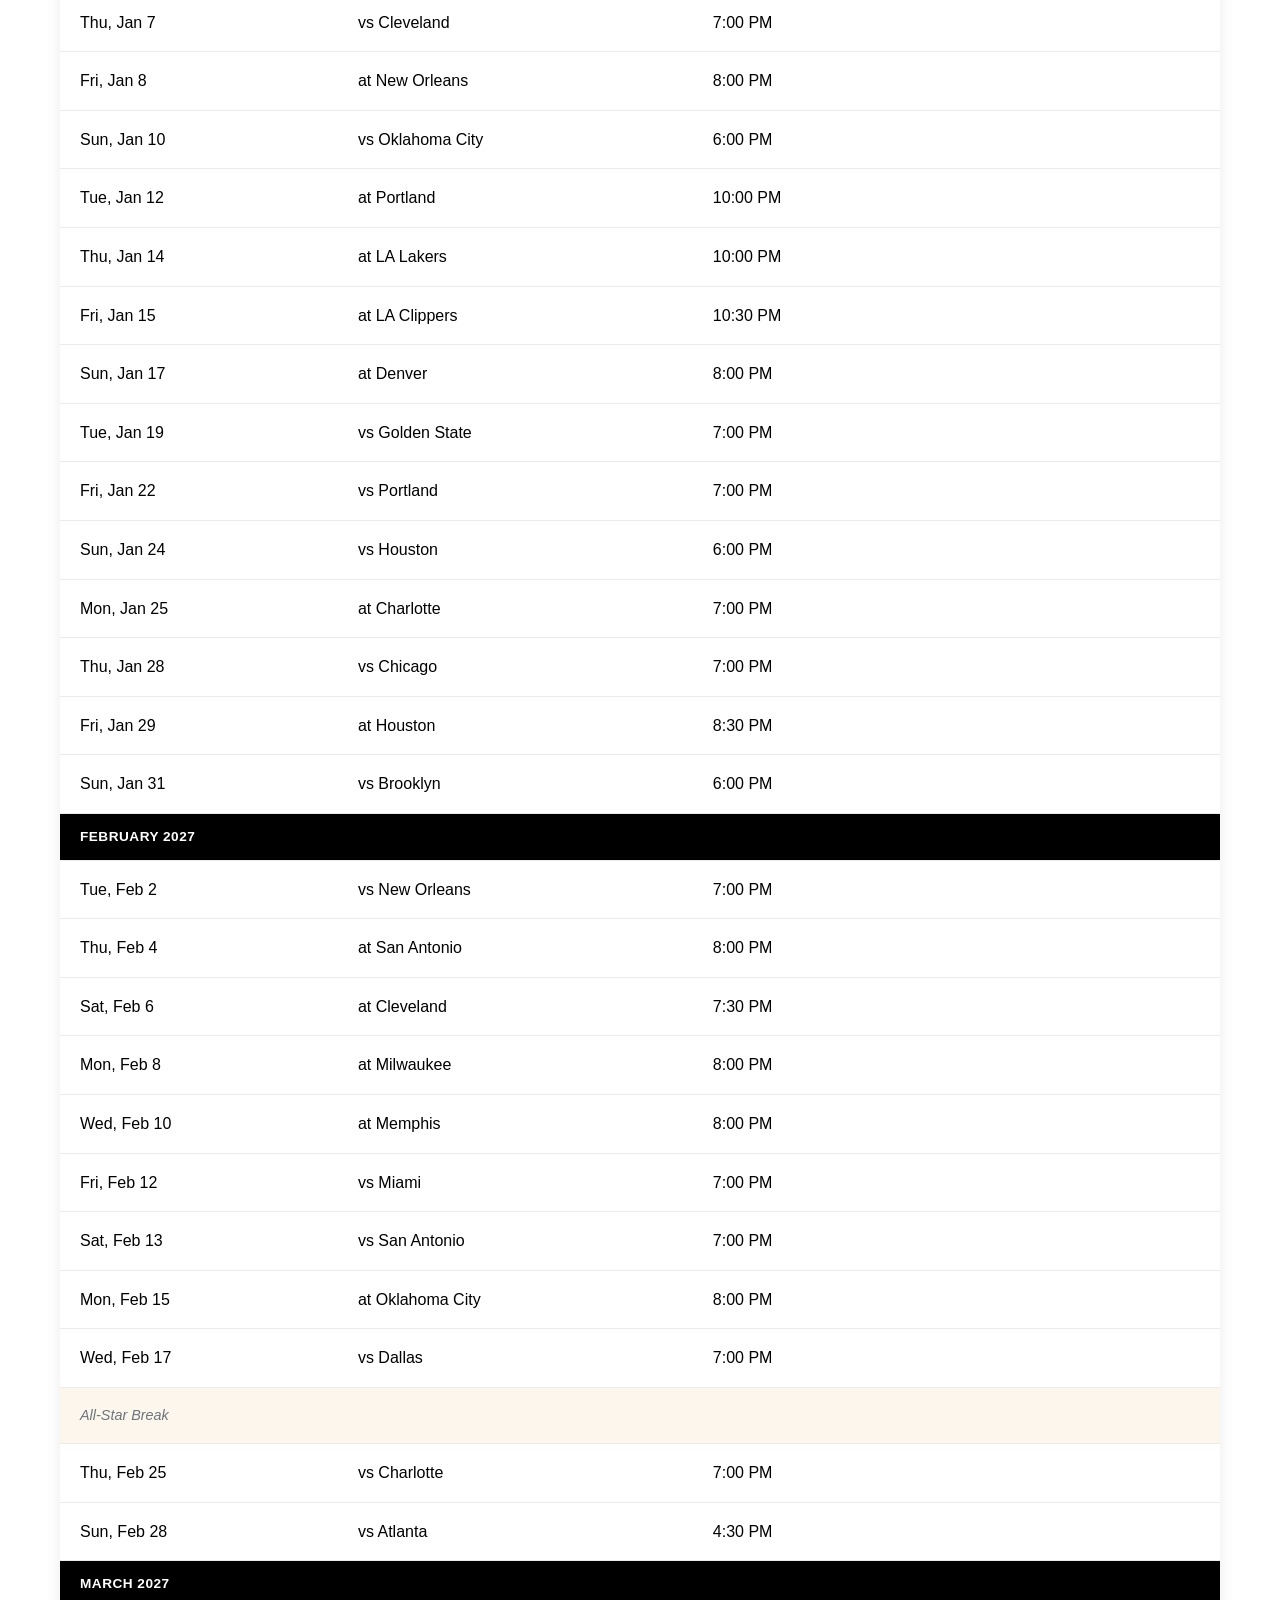
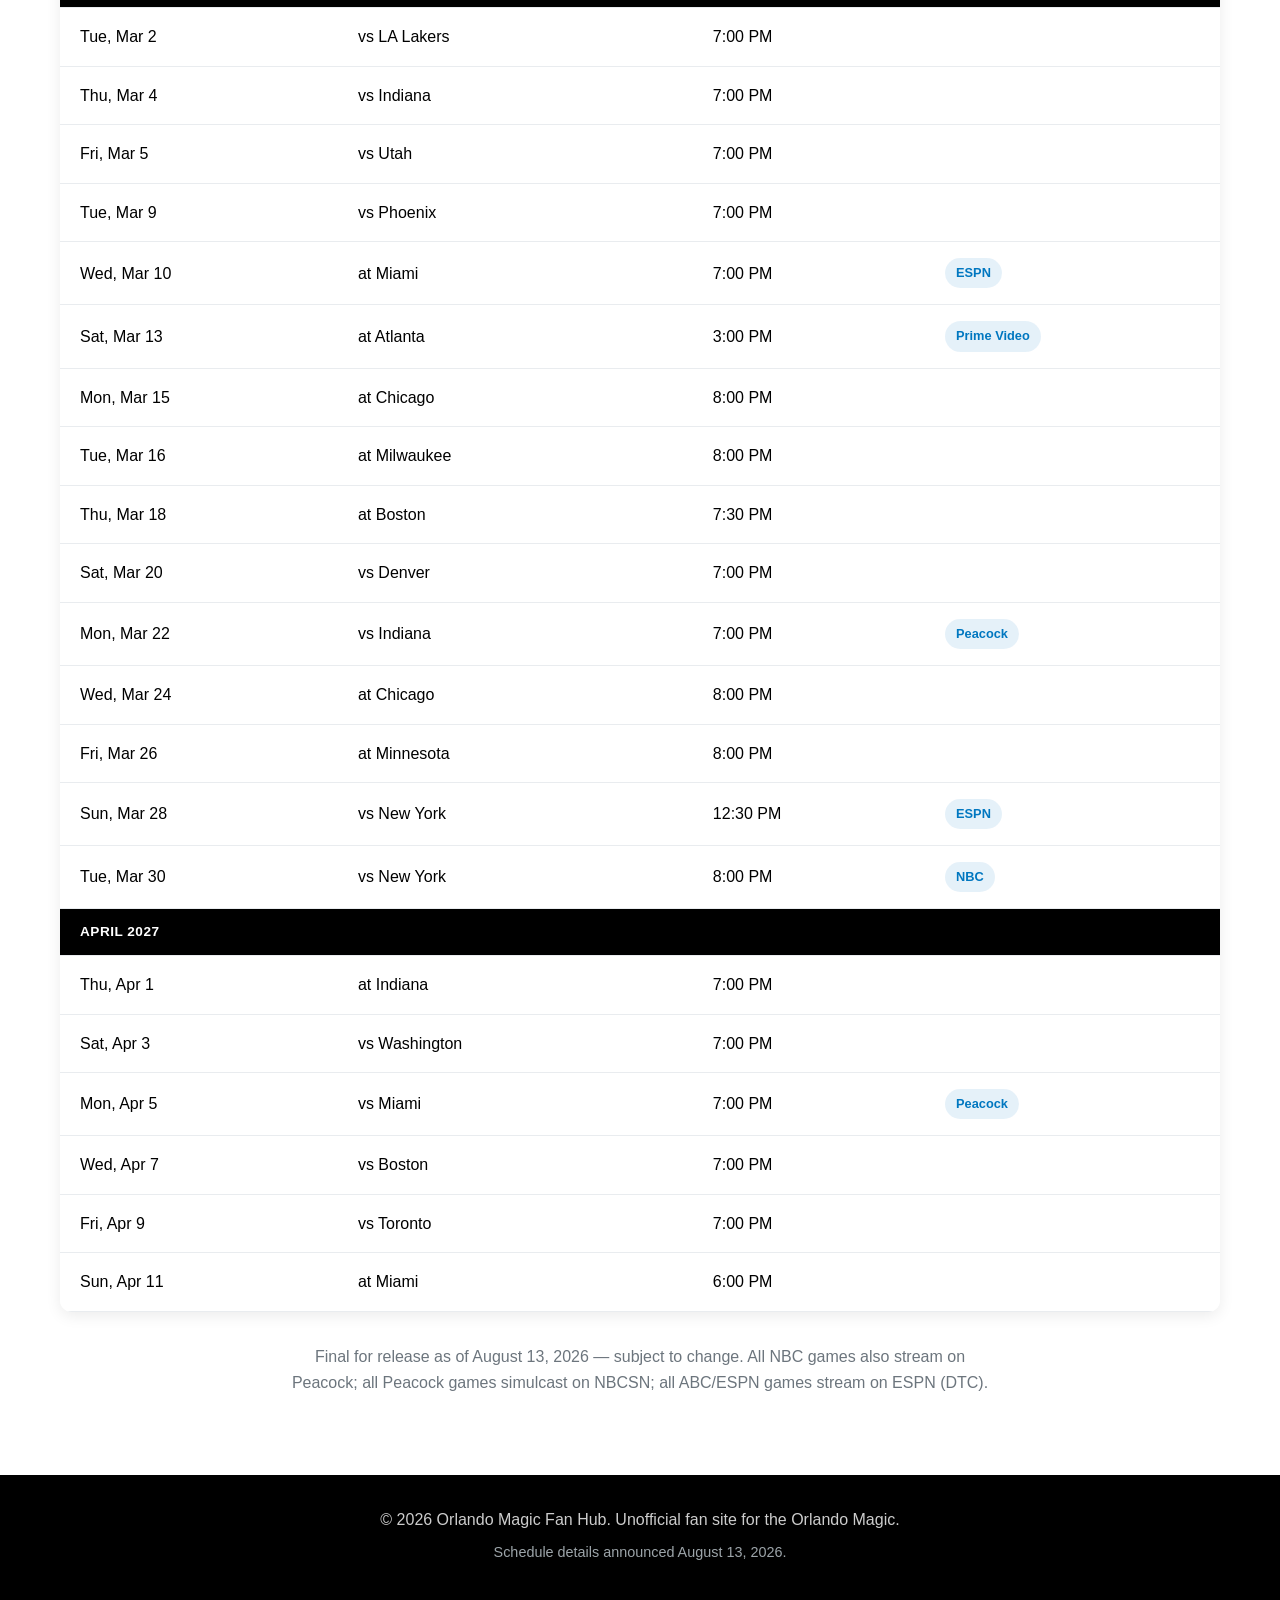
<file: schedule.html>
<!DOCTYPE html>
<html lang="en">
<head>
    <meta charset="UTF-8">
    <meta name="viewport" content="width=device-width, initial-scale=1.0">
    <meta name="description" content="Complete Orlando Magic 2026-27 regular season schedule: all 82 games, tip-off times, and national TV coverage.">
    <title>Schedule | Orlando Magic 2026-27</title>
    <link rel="stylesheet" href="styles.css">
</head>
<body>
    <!-- Header -->
    <header class="header">
        <div class="container">
            <div class="header-content">
                <div class="logo">
                    <img src="assets/images/orlando-magic-logo.svg" alt="Orlando Magic Logo" class="logo-image">
                    <div class="logo-text">
                        <h1>Orlando Magic</h1>
                        <p>2026-27 Season</p>
                    </div>
                </div>
                <nav class="nav">
                    <a href="index.html" class="nav-link">Home</a>
                    <a href="roster.html" class="nav-link">Roster</a>
                    <a href="schedule.html" class="nav-link active">Schedule</a>
                    <a href="news.html" class="nav-link">News</a>
                </nav>
            </div>
        </div>
    </header>

    <!-- Page Header -->
    <section class="page-header">
        <div class="container">
            <h2 class="page-title">2026-27 Schedule</h2>
            <p class="page-subtitle">All 82 regular season games, as released August 13, 2026. Times are Eastern and subject to change.</p>
        </div>
    </section>

    <!-- Opener Highlight -->
    <section class="opener">
        <div class="container">
            <div class="opener-card">
                <span class="opener-label">Season Opener</span>
                <h3 class="opener-matchup">Orlando Magic vs. Atlanta Hawks</h3>
                <p class="opener-details">Wednesday, October 21, 2026 &middot; 7:00 PM ET &middot; Kia Center, Orlando</p>
            </div>
        </div>
    </section>

    <!-- Legend -->
    <section class="schedule-legend">
        <div class="container schedule-legend-content">
            <span class="legend-item"><span class="tv-badge">Peacock / ESPN / NBC / Prime</span> National TV</span>
            <span class="legend-item"><span class="cup-badge">Cup</span> Emirates NBA Cup group play</span>
            <span class="legend-item">"at" = road game, otherwise home at Kia Center</span>
        </div>
    </section>

    <!-- Full Schedule -->
    <section class="schedule-section">
        <div class="container">
            <h2 class="section-title">Full Schedule</h2>

            <div class="schedule-table-wrapper">
                <table class="schedule-table">
                    <thead>
                        <tr>
                            <th>Date</th>
                            <th>Opponent</th>
                            <th>Tip (ET)</th>
                            <th>Coverage</th>
                        </tr>
                    </thead>
                    <tbody>
                        <tr class="month-row"><td colspan="4">October 2026</td></tr>
                        <tr><td>Wed, Oct 21</td><td>vs Atlanta</td><td>7:00 PM</td><td></td></tr>
                        <tr><td>Fri, Oct 23</td><td>vs Minnesota</td><td>7:00 PM</td><td></td></tr>
                        <tr><td>Sun, Oct 25</td><td>at New York</td><td>7:00 PM</td><td></td></tr>
                        <tr><td>Wed, Oct 28</td><td>at Toronto</td><td>7:30 PM</td><td></td></tr>
                        <tr><td>Fri, Oct 30</td><td>at Toronto</td><td>7:30 PM</td><td><span class="cup-badge">Cup</span></td></tr>

                        <tr class="month-row"><td colspan="4">November 2026</td></tr>
                        <tr><td>Sun, Nov 1</td><td>vs Boston</td><td>3:30 PM</td><td></td></tr>
                        <tr><td>Mon, Nov 2</td><td>vs Washington</td><td>7:30 PM</td><td></td></tr>
                        <tr><td>Thu, Nov 5</td><td>at Phoenix</td><td>9:00 PM</td><td></td></tr>
                        <tr><td>Sat, Nov 7</td><td>at Golden State</td><td>8:30 PM</td><td></td></tr>
                        <tr><td>Tue, Nov 10</td><td>at Sacramento</td><td>10:00 PM</td><td></td></tr>
                        <tr><td>Wed, Nov 11</td><td>at Utah</td><td>9:00 PM</td><td></td></tr>
                        <tr><td>Fri, Nov 13</td><td>vs Milwaukee</td><td>7:00 PM</td><td><span class="cup-badge">Cup</span></td></tr>
                        <tr><td>Mon, Nov 16</td><td>at Boston</td><td>7:00 PM</td><td><span class="tv-badge">Peacock</span></td></tr>
                        <tr><td>Wed, Nov 18</td><td>vs Philadelphia</td><td>7:00 PM</td><td></td></tr>
                        <tr><td>Fri, Nov 20</td><td>at Brooklyn</td><td>7:30 PM</td><td><span class="cup-badge">Cup</span></td></tr>
                        <tr><td>Sun, Nov 22</td><td>at Washington</td><td>7:00 PM</td><td></td></tr>
                        <tr><td>Tue, Nov 24</td><td>vs Detroit</td><td>7:00 PM</td><td><span class="cup-badge">Cup</span></td></tr>
                        <tr><td>Sat, Nov 28</td><td>at Washington</td><td>5:00 PM</td><td></td></tr>
                        <tr><td>Sun, Nov 29</td><td>at Detroit</td><td>6:00 PM</td><td></td></tr>

                        <tr class="month-row"><td colspan="4">December 2026</td></tr>
                        <tr><td>Wed, Dec 2</td><td>at Dallas</td><td>8:00 PM</td><td></td></tr>
                        <tr class="note-row"><td colspan="4">Dec 4&ndash;11: Emirates NBA Cup knockout rounds (Dec 4, 5, 8, 9, 11) and regular-season games (Dec 6, 7, 10) &mdash; Orlando's exact games in this window depend on Cup group-stage seeding, per the league's release.</td></tr>
                        <tr><td>Sat, Dec 12</td><td>at Philadelphia</td><td>7:30 PM</td><td></td></tr>
                        <tr><td>Mon, Dec 14</td><td>vs Philadelphia</td><td>7:00 PM</td><td><span class="tv-badge">Peacock</span></td></tr>
                        <tr><td>Wed, Dec 16</td><td>vs Cleveland</td><td>7:00 PM</td><td></td></tr>
                        <tr><td>Fri, Dec 18</td><td>at Brooklyn</td><td>7:30 PM</td><td></td></tr>
                        <tr><td>Sat, Dec 19</td><td>at Atlanta</td><td>7:00 PM</td><td></td></tr>
                        <tr><td>Mon, Dec 21</td><td>vs Sacramento</td><td>7:00 PM</td><td></td></tr>
                        <tr><td>Wed, Dec 23</td><td>vs Charlotte</td><td>7:00 PM</td><td></td></tr>
                        <tr><td>Sat, Dec 26</td><td>vs Toronto</td><td>7:00 PM</td><td></td></tr>
                        <tr><td>Sun, Dec 27</td><td>vs Milwaukee</td><td>6:00 PM</td><td></td></tr>
                        <tr><td>Tue, Dec 29</td><td>at Charlotte</td><td>7:00 PM</td><td></td></tr>
                        <tr><td>Thu, Dec 31</td><td>at Indiana</td><td>3:00 PM</td><td></td></tr>

                        <tr class="month-row"><td colspan="4">January 2027</td></tr>
                        <tr><td>Fri, Jan 1</td><td>at Detroit</td><td>7:30 PM</td><td></td></tr>
                        <tr><td>Sun, Jan 3</td><td>vs Memphis</td><td>6:00 PM</td><td></td></tr>
                        <tr><td>Tue, Jan 5</td><td>vs LA Clippers</td><td>7:00 PM</td><td></td></tr>
                        <tr><td>Thu, Jan 7</td><td>vs Cleveland</td><td>7:00 PM</td><td></td></tr>
                        <tr><td>Fri, Jan 8</td><td>at New Orleans</td><td>8:00 PM</td><td></td></tr>
                        <tr><td>Sun, Jan 10</td><td>vs Oklahoma City</td><td>6:00 PM</td><td></td></tr>
                        <tr><td>Tue, Jan 12</td><td>at Portland</td><td>10:00 PM</td><td></td></tr>
                        <tr><td>Thu, Jan 14</td><td>at LA Lakers</td><td>10:00 PM</td><td></td></tr>
                        <tr><td>Fri, Jan 15</td><td>at LA Clippers</td><td>10:30 PM</td><td></td></tr>
                        <tr><td>Sun, Jan 17</td><td>at Denver</td><td>8:00 PM</td><td></td></tr>
                        <tr><td>Tue, Jan 19</td><td>vs Golden State</td><td>7:00 PM</td><td></td></tr>
                        <tr><td>Fri, Jan 22</td><td>vs Portland</td><td>7:00 PM</td><td></td></tr>
                        <tr><td>Sun, Jan 24</td><td>vs Houston</td><td>6:00 PM</td><td></td></tr>
                        <tr><td>Mon, Jan 25</td><td>at Charlotte</td><td>7:00 PM</td><td></td></tr>
                        <tr><td>Thu, Jan 28</td><td>vs Chicago</td><td>7:00 PM</td><td></td></tr>
                        <tr><td>Fri, Jan 29</td><td>at Houston</td><td>8:30 PM</td><td></td></tr>
                        <tr><td>Sun, Jan 31</td><td>vs Brooklyn</td><td>6:00 PM</td><td></td></tr>

                        <tr class="month-row"><td colspan="4">February 2027</td></tr>
                        <tr><td>Tue, Feb 2</td><td>vs New Orleans</td><td>7:00 PM</td><td></td></tr>
                        <tr><td>Thu, Feb 4</td><td>at San Antonio</td><td>8:00 PM</td><td></td></tr>
                        <tr><td>Sat, Feb 6</td><td>at Cleveland</td><td>7:30 PM</td><td></td></tr>
                        <tr><td>Mon, Feb 8</td><td>at Milwaukee</td><td>8:00 PM</td><td></td></tr>
                        <tr><td>Wed, Feb 10</td><td>at Memphis</td><td>8:00 PM</td><td></td></tr>
                        <tr><td>Fri, Feb 12</td><td>vs Miami</td><td>7:00 PM</td><td></td></tr>
                        <tr><td>Sat, Feb 13</td><td>vs San Antonio</td><td>7:00 PM</td><td></td></tr>
                        <tr><td>Mon, Feb 15</td><td>at Oklahoma City</td><td>8:00 PM</td><td></td></tr>
                        <tr><td>Wed, Feb 17</td><td>vs Dallas</td><td>7:00 PM</td><td></td></tr>
                        <tr class="note-row"><td colspan="4">All-Star Break</td></tr>
                        <tr><td>Thu, Feb 25</td><td>vs Charlotte</td><td>7:00 PM</td><td></td></tr>
                        <tr><td>Sun, Feb 28</td><td>vs Atlanta</td><td>4:30 PM</td><td></td></tr>

                        <tr class="month-row"><td colspan="4">March 2027</td></tr>
                        <tr><td>Tue, Mar 2</td><td>vs LA Lakers</td><td>7:00 PM</td><td></td></tr>
                        <tr><td>Thu, Mar 4</td><td>vs Indiana</td><td>7:00 PM</td><td></td></tr>
                        <tr><td>Fri, Mar 5</td><td>vs Utah</td><td>7:00 PM</td><td></td></tr>
                        <tr><td>Tue, Mar 9</td><td>vs Phoenix</td><td>7:00 PM</td><td></td></tr>
                        <tr><td>Wed, Mar 10</td><td>at Miami</td><td>7:00 PM</td><td><span class="tv-badge">ESPN</span></td></tr>
                        <tr><td>Sat, Mar 13</td><td>at Atlanta</td><td>3:00 PM</td><td><span class="tv-badge">Prime Video</span></td></tr>
                        <tr><td>Mon, Mar 15</td><td>at Chicago</td><td>8:00 PM</td><td></td></tr>
                        <tr><td>Tue, Mar 16</td><td>at Milwaukee</td><td>8:00 PM</td><td></td></tr>
                        <tr><td>Thu, Mar 18</td><td>at Boston</td><td>7:30 PM</td><td></td></tr>
                        <tr><td>Sat, Mar 20</td><td>vs Denver</td><td>7:00 PM</td><td></td></tr>
                        <tr><td>Mon, Mar 22</td><td>vs Indiana</td><td>7:00 PM</td><td><span class="tv-badge">Peacock</span></td></tr>
                        <tr><td>Wed, Mar 24</td><td>at Chicago</td><td>8:00 PM</td><td></td></tr>
                        <tr><td>Fri, Mar 26</td><td>at Minnesota</td><td>8:00 PM</td><td></td></tr>
                        <tr><td>Sun, Mar 28</td><td>vs New York</td><td>12:30 PM</td><td><span class="tv-badge">ESPN</span></td></tr>
                        <tr><td>Tue, Mar 30</td><td>vs New York</td><td>8:00 PM</td><td><span class="tv-badge">NBC</span></td></tr>

                        <tr class="month-row"><td colspan="4">April 2027</td></tr>
                        <tr><td>Thu, Apr 1</td><td>at Indiana</td><td>7:00 PM</td><td></td></tr>
                        <tr><td>Sat, Apr 3</td><td>vs Washington</td><td>7:00 PM</td><td></td></tr>
                        <tr><td>Mon, Apr 5</td><td>vs Miami</td><td>7:00 PM</td><td><span class="tv-badge">Peacock</span></td></tr>
                        <tr><td>Wed, Apr 7</td><td>vs Boston</td><td>7:00 PM</td><td></td></tr>
                        <tr><td>Fri, Apr 9</td><td>vs Toronto</td><td>7:00 PM</td><td></td></tr>
                        <tr><td>Sun, Apr 11</td><td>at Miami</td><td>6:00 PM</td><td></td></tr>
                    </tbody>
                </table>
            </div>

            <p class="schedule-note">
                Final for release as of August 13, 2026 &mdash; subject to change. All NBC games also stream
                on Peacock; all Peacock games simulcast on NBCSN; all ABC/ESPN games stream on ESPN (DTC).
            </p>
        </div>
    </section>

    <!-- Footer -->
    <footer class="footer">
        <div class="container">
            <p>&copy; 2026 Orlando Magic Fan Hub. Unofficial fan site for the Orlando Magic.</p>
            <p class="footer-note">Schedule details announced August 13, 2026.</p>
        </div>
    </footer>

    <script src="script.js"></script>
</body>
</html>
</file>
<file: styles.css>
/* Reset and Base Styles */
* {
    margin: 0;
    padding: 0;
    box-sizing: border-box;
}

:root {
    --magic-blue: #0077C0;
    --magic-black: #000000;
    --magic-white: #FFFFFF;
    --magic-silver: #C4CED4;
    --magic-dark-blue: #005A8D;
}

body {
    font-family: -apple-system, BlinkMacSystemFont, 'Segoe UI', Roboto, 'Helvetica Neue', Arial, sans-serif;
    line-height: 1.6;
    color: var(--magic-black);
    background-color: var(--magic-white);
}

.container {
    max-width: 1200px;
    margin: 0 auto;
    padding: 0 20px;
}

/* Header Styles */
.header {
    background-color: var(--magic-black);
    color: var(--magic-white);
    padding: 1rem 0;
    position: sticky;
    top: 0;
    z-index: 1000;
    box-shadow: 0 2px 10px rgba(0, 0, 0, 0.3);
}

.header-content {
    display: flex;
    justify-content: space-between;
    align-items: center;
}

.logo {
    display: flex;
    align-items: center;
    gap: 1rem;
}

.logo-image {
    height: 50px;
    width: auto;
    object-fit: contain;
}

.logo-text h1 {
    font-size: 1.5rem;
    font-weight: 700;
    color: var(--magic-blue);
    margin-bottom: 0.2rem;
}

.logo-text p {
    font-size: 0.9rem;
    color: var(--magic-silver);
}

.nav {
    display: flex;
    gap: 2rem;
}

.nav-link {
    color: var(--magic-white);
    text-decoration: none;
    font-weight: 500;
    transition: color 0.3s ease;
    padding: 0.5rem 0;
}

.nav-link:hover,
.nav-link.active {
    color: var(--magic-blue);
}

/* Hero Section */
.hero {
    background: linear-gradient(135deg, var(--magic-dark-blue) 0%, var(--magic-blue) 100%);
    color: var(--magic-white);
    padding: 6rem 0;
    position: relative;
    overflow: hidden;
    min-height: 420px;
    display: flex;
    align-items: center;
}

.hero-overlay {
    position: absolute;
    top: 0;
    left: 0;
    right: 0;
    bottom: 0;
    background:
        radial-gradient(circle at 20% 50%, rgba(255, 255, 255, 0.1) 0%, transparent 50%),
        radial-gradient(circle at 80% 80%, rgba(255, 255, 255, 0.1) 0%, transparent 50%);
    pointer-events: none;
    z-index: 0;
}

.hero-content {
    max-width: 800px;
    margin: 0 auto;
    text-align: center;
    position: relative;
    z-index: 1;
}

.hero-eyebrow {
    display: inline-block;
    text-transform: uppercase;
    letter-spacing: 2px;
    font-weight: 700;
    font-size: 0.9rem;
    color: var(--magic-silver);
    margin-bottom: 1rem;
}

.hero-title {
    font-size: 3.2rem;
    font-weight: 800;
    margin-bottom: 1rem;
    text-shadow: 2px 2px 4px rgba(0, 0, 0, 0.3);
}

.hero-subtitle {
    font-size: 1.25rem;
    line-height: 1.7;
    margin-bottom: 2rem;
    color: var(--magic-silver);
}

.hero-buttons {
    display: flex;
    gap: 1rem;
    justify-content: center;
    flex-wrap: wrap;
}

.hero-button {
    display: inline-block;
    background-color: var(--magic-white);
    color: var(--magic-blue);
    padding: 1rem 2.5rem;
    border-radius: 50px;
    text-decoration: none;
    font-weight: 600;
    font-size: 1.1rem;
    transition: all 0.3s ease;
    box-shadow: 0 4px 15px rgba(0, 0, 0, 0.2);
}

.hero-button:hover {
    transform: translateY(-2px);
    box-shadow: 0 6px 20px rgba(0, 0, 0, 0.3);
    background-color: var(--magic-silver);
}

.hero-button-secondary {
    background-color: transparent;
    color: var(--magic-white);
    box-shadow: none;
    border: 2px solid rgba(255, 255, 255, 0.6);
}

.hero-button-secondary:hover {
    background-color: rgba(255, 255, 255, 0.15);
    color: var(--magic-white);
}

/* Key Dates Strip */
.key-dates {
    background-color: var(--magic-black);
    color: var(--magic-white);
    padding: 1.5rem 0;
}

.key-dates-content {
    display: flex;
    flex-wrap: wrap;
    align-items: center;
    justify-content: space-between;
    gap: 1.5rem;
}

.key-date {
    display: flex;
    flex-direction: column;
    gap: 0.2rem;
}

.key-date-label {
    font-size: 0.8rem;
    text-transform: uppercase;
    letter-spacing: 1px;
    color: var(--magic-silver);
}

.key-date-value {
    font-weight: 700;
    font-size: 1.05rem;
}

.key-dates-link {
    color: var(--magic-blue);
    font-weight: 600;
    text-decoration: none;
    white-space: nowrap;
}

.key-dates-link:hover {
    text-decoration: underline;
}

/* Page Header (interior pages) */
.page-header {
    background: linear-gradient(135deg, var(--magic-dark-blue) 0%, var(--magic-blue) 100%);
    color: var(--magic-white);
    padding: 3rem 0;
    text-align: center;
}

.page-title {
    font-size: 2.5rem;
    font-weight: 800;
    margin-bottom: 0.5rem;
}

.page-subtitle {
    font-size: 1.1rem;
    color: var(--magic-silver);
    max-width: 700px;
    margin: 0 auto;
}

.section-subtitle {
    text-align: center;
    max-width: 700px;
    margin: -2rem auto 2rem;
    color: #6c757d;
    font-size: 1.05rem;
}

/* Players Section */
.players {
    padding: 5rem 0;
    background-color: #f8f9fa;
}

.section-title {
    text-align: center;
    font-size: 2.5rem;
    font-weight: 700;
    margin-bottom: 3rem;
    color: var(--magic-black);
}

.section-title::after {
    content: '';
    display: block;
    width: 100px;
    height: 4px;
    background-color: var(--magic-blue);
    margin: 1rem auto 0;
    border-radius: 2px;
}

.player-cards {
    display: grid;
    grid-template-columns: repeat(auto-fit, minmax(450px, 1fr));
    gap: 2rem;
    margin-top: 3rem;
}

.big-four-grid {
    grid-template-columns: repeat(auto-fit, minmax(320px, 1fr));
}

.player-card {
    background-color: var(--magic-white);
    border-radius: 15px;
    overflow: hidden;
    box-shadow: 0 4px 20px rgba(0, 0, 0, 0.1);
    transition: all 0.3s ease;
}

.player-card:hover {
    transform: translateY(-10px);
    box-shadow: 0 8px 30px rgba(0, 119, 192, 0.3);
}

.player-image {
    position: relative;
    background: linear-gradient(135deg, var(--magic-blue) 0%, var(--magic-dark-blue) 100%);
    height: 250px;
    display: flex;
    align-items: center;
    justify-content: center;
    overflow: hidden;
}

.player-photo-background {
    position: absolute;
    top: 0;
    left: 0;
    width: 100%;
    height: 100%;
    z-index: 0;
}

.player-photo {
    width: 100%;
    height: 100%;
    object-fit: cover;
    object-position: center;
}

.player-image-overlay {
    position: absolute;
    top: 0;
    left: 0;
    width: 100%;
    height: 100%;
    background: linear-gradient(
        135deg,
        rgba(0, 90, 141, 0.75) 0%,
        rgba(0, 119, 192, 0.75) 100%
    );
    z-index: 1;
}

.jersey-number {
    position: relative;
    z-index: 2;
    font-size: 8rem;
    font-weight: 900;
    color: rgba(255, 255, 255, 0.4);
    text-shadow: 3px 3px 6px rgba(0, 0, 0, 0.5);
}

.player-info {
    padding: 2rem;
}

.player-name {
    font-size: 2rem;
    font-weight: 700;
    color: var(--magic-black);
    margin-bottom: 0.5rem;
}

.player-position {
    font-size: 1.1rem;
    color: var(--magic-blue);
    font-weight: 600;
    margin-bottom: 1.5rem;
}

.player-stats {
    display: flex;
    justify-content: space-around;
    padding: 1.5rem 0;
    margin: 1.5rem 0;
    background-color: #f8f9fa;
    border-radius: 10px;
}

.stat {
    text-align: center;
}

.stat-value {
    display: block;
    font-size: 2rem;
    font-weight: 800;
    color: var(--magic-blue);
    margin-bottom: 0.3rem;
}

.stat-label {
    display: block;
    font-size: 0.9rem;
    color: #6c757d;
    font-weight: 600;
    text-transform: uppercase;
    letter-spacing: 0.5px;
}

.player-bio {
    margin-top: 1.5rem;
}

.player-bio p {
    color: #495057;
    line-height: 1.8;
    font-size: 1rem;
}

/* Season Preview */
.preview {
    padding: 5rem 0;
    background-color: var(--magic-white);
}

.preview-grid {
    display: grid;
    grid-template-columns: repeat(auto-fit, minmax(280px, 1fr));
    gap: 1.5rem;
    margin-top: 2rem;
}

.preview-card {
    background-color: #f8f9fa;
    border-left: 4px solid var(--magic-blue);
    border-radius: 8px;
    padding: 1.75rem;
}

.preview-card h3 {
    color: var(--magic-black);
    margin-bottom: 0.75rem;
    font-size: 1.2rem;
}

.preview-card p {
    color: #495057;
    line-height: 1.7;
}

/* News Grid (shared by home preview + news page) */
.section-header-row {
    display: flex;
    align-items: baseline;
    justify-content: space-between;
    flex-wrap: wrap;
    gap: 1rem;
    margin-bottom: 1rem;
}

.section-header-row .section-title {
    margin-bottom: 0;
}

.see-all-link {
    color: var(--magic-blue);
    font-weight: 600;
    text-decoration: none;
    white-space: nowrap;
}

.see-all-link:hover {
    text-decoration: underline;
}

.news-preview {
    padding: 5rem 0;
    background-color: #f8f9fa;
}

.news-feed {
    padding: 4rem 0;
}

.news-grid {
    display: grid;
    grid-template-columns: repeat(auto-fit, minmax(300px, 1fr));
    gap: 1.5rem;
    margin-top: 2rem;
}

.news-grid-preview {
    margin-top: 1.5rem;
}

.news-card {
    background-color: var(--magic-white);
    border-radius: 12px;
    padding: 1.75rem;
    box-shadow: 0 4px 15px rgba(0, 0, 0, 0.08);
    transition: transform 0.3s ease, box-shadow 0.3s ease;
}

.news-card:hover {
    transform: translateY(-4px);
    box-shadow: 0 8px 25px rgba(0, 119, 192, 0.2);
}

.news-date {
    display: inline-block;
    font-size: 0.8rem;
    font-weight: 700;
    text-transform: uppercase;
    letter-spacing: 0.5px;
    color: var(--magic-blue);
    margin-bottom: 0.6rem;
}

.news-card h3 {
    font-size: 1.15rem;
    color: var(--magic-black);
    margin-bottom: 0.6rem;
    line-height: 1.4;
}

.news-card p {
    color: #495057;
    line-height: 1.6;
    font-size: 0.95rem;
}

/* Coach Bar */
.coach-bar {
    background-color: #f8f9fa;
    padding: 2rem 0;
    border-bottom: 1px solid #e9ecef;
}

.coach-bar-content {
    display: flex;
    flex-wrap: wrap;
    gap: 2rem;
    justify-content: center;
}

.coach-info {
    display: flex;
    flex-direction: column;
    gap: 0.2rem;
    text-align: center;
    min-width: 220px;
}

.coach-label {
    font-size: 0.8rem;
    text-transform: uppercase;
    letter-spacing: 1px;
    color: #6c757d;
    font-weight: 600;
}

.coach-name {
    font-size: 1.4rem;
    font-weight: 800;
    color: var(--magic-blue);
}

.coach-note {
    font-size: 0.9rem;
    color: #6c757d;
}

/* Roster */
.roster {
    padding: 4rem 0;
}

.position-group {
    margin-bottom: 3rem;
}

.position-title {
    font-size: 1.5rem;
    font-weight: 700;
    color: var(--magic-black);
    margin-bottom: 1.25rem;
    padding-bottom: 0.5rem;
    border-bottom: 3px solid var(--magic-blue);
    display: inline-block;
}

.roster-grid {
    display: grid;
    grid-template-columns: repeat(auto-fill, minmax(280px, 1fr));
    gap: 1rem;
}

.roster-card {
    display: flex;
    align-items: center;
    flex-wrap: wrap;
    gap: 0.5rem 1rem;
    background-color: var(--magic-white);
    border: 1px solid #e9ecef;
    border-radius: 10px;
    padding: 1rem 1.25rem;
    box-shadow: 0 2px 8px rgba(0, 0, 0, 0.05);
}

.roster-card.featured {
    border-color: var(--magic-blue);
    background-color: rgba(0, 119, 192, 0.04);
}

.roster-number {
    font-size: 1.5rem;
    font-weight: 800;
    color: var(--magic-blue);
    min-width: 3rem;
}

.roster-details {
    display: flex;
    flex-direction: column;
    flex-grow: 1;
}

.roster-name {
    font-weight: 700;
    color: var(--magic-black);
}

.roster-meta {
    font-size: 0.85rem;
    color: #6c757d;
}

.roster-tag {
    font-size: 0.7rem;
    font-weight: 700;
    text-transform: uppercase;
    letter-spacing: 0.5px;
    color: var(--magic-blue);
    background-color: rgba(0, 119, 192, 0.1);
    padding: 0.3rem 0.6rem;
    border-radius: 20px;
    white-space: nowrap;
}

.roster-key {
    margin-top: 1rem;
    text-align: center;
    color: #6c757d;
    font-size: 0.9rem;
    max-width: 750px;
    margin-left: auto;
    margin-right: auto;
    line-height: 1.6;
}

/* Offseason Recap */
.offseason {
    padding: 4rem 0 5rem;
    background-color: #f8f9fa;
}

.offseason-grid {
    display: grid;
    grid-template-columns: repeat(auto-fit, minmax(300px, 1fr));
    gap: 1.5rem;
    margin-top: 2rem;
}

.offseason-card {
    background-color: var(--magic-white);
    border-radius: 10px;
    padding: 1.75rem;
    box-shadow: 0 4px 15px rgba(0, 0, 0, 0.06);
}

.offseason-card h3 {
    color: var(--magic-blue);
    margin-bottom: 1rem;
}

.offseason-card ul {
    list-style: none;
    display: flex;
    flex-direction: column;
    gap: 0.75rem;
}

.offseason-card li {
    padding-left: 1rem;
    border-left: 3px solid var(--magic-silver);
    color: #495057;
    line-height: 1.5;
    font-size: 0.95rem;
}

.offseason-note {
    margin-top: 2rem;
    text-align: center;
    color: #6c757d;
    max-width: 700px;
    margin-left: auto;
    margin-right: auto;
    font-style: italic;
}

/* Schedule: Opener */
.opener {
    padding: 3rem 0;
}

.opener-card {
    background: linear-gradient(135deg, var(--magic-dark-blue) 0%, var(--magic-blue) 100%);
    color: var(--magic-white);
    border-radius: 15px;
    padding: 2.5rem;
    text-align: center;
}

.opener-label {
    display: inline-block;
    text-transform: uppercase;
    letter-spacing: 2px;
    font-weight: 700;
    font-size: 0.85rem;
    color: var(--magic-silver);
    margin-bottom: 0.75rem;
}

.opener-matchup {
    font-size: 2rem;
    font-weight: 800;
    margin-bottom: 0.5rem;
}

.opener-details {
    font-size: 1.1rem;
    color: var(--magic-silver);
}

/* Schedule Legend */
.schedule-legend {
    padding: 0.5rem 0 2rem;
}

.schedule-legend-content {
    display: flex;
    flex-wrap: wrap;
    gap: 1.5rem;
    justify-content: center;
    color: #6c757d;
    font-size: 0.9rem;
}

.legend-item {
    display: flex;
    align-items: center;
    gap: 0.5rem;
}

/* Schedule Table */
.schedule-section {
    padding: 2rem 0 5rem;
}

.schedule-table-wrapper {
    overflow-x: auto;
    margin-top: 2rem;
    border-radius: 12px;
    box-shadow: 0 4px 15px rgba(0, 0, 0, 0.08);
}

.schedule-table {
    width: 100%;
    border-collapse: collapse;
    background-color: var(--magic-white);
}

.schedule-table th,
.schedule-table td {
    padding: 1rem 1.25rem;
    text-align: left;
    border-bottom: 1px solid #e9ecef;
}

.schedule-table th {
    background-color: var(--magic-black);
    color: var(--magic-white);
    text-transform: uppercase;
    font-size: 0.8rem;
    letter-spacing: 0.5px;
}

.schedule-table tbody tr:hover {
    background-color: #f8f9fa;
}

.tv-badge {
    display: inline-block;
    background-color: rgba(0, 119, 192, 0.1);
    color: var(--magic-blue);
    font-weight: 700;
    font-size: 0.8rem;
    padding: 0.3rem 0.7rem;
    border-radius: 20px;
}

.cup-badge {
    display: inline-block;
    background-color: rgba(212, 137, 15, 0.12);
    color: #b5760b;
    font-weight: 700;
    font-size: 0.8rem;
    padding: 0.3rem 0.7rem;
    border-radius: 20px;
}

.schedule-table .month-row td {
    background-color: var(--magic-black);
    color: var(--magic-white);
    font-weight: 700;
    text-transform: uppercase;
    letter-spacing: 0.5px;
    font-size: 0.85rem;
    padding: 0.75rem 1.25rem;
}

.schedule-table .note-row td {
    background-color: rgba(212, 137, 15, 0.08);
    color: #6c757d;
    font-style: italic;
    font-size: 0.9rem;
    line-height: 1.6;
}

.schedule-note {
    margin-top: 2rem;
    text-align: center;
    color: #6c757d;
    max-width: 700px;
    margin-left: auto;
    margin-right: auto;
    line-height: 1.6;
}

/* Footer */
.footer {
    background-color: var(--magic-black);
    color: var(--magic-white);
    padding: 2rem 0;
    text-align: center;
}

.footer p {
    margin-bottom: 0.5rem;
    opacity: 0.8;
}

.footer-note {
    font-size: 0.9rem;
    color: var(--magic-silver);
}

/* Responsive Design */
@media (max-width: 1024px) {
    .player-cards {
        grid-template-columns: 1fr;
        max-width: 600px;
        margin-left: auto;
        margin-right: auto;
    }
}

@media (max-width: 768px) {
    .hero-title {
        font-size: 2.5rem;
    }

    .hero-subtitle {
        font-size: 1.2rem;
    }

    .section-title {
        font-size: 2rem;
    }

    .player-cards {
        grid-template-columns: 1fr;
        gap: 1.5rem;
    }

    .nav {
        gap: 1rem;
    }

    .nav-link {
        font-size: 0.9rem;
    }

    .logo-text h1 {
        font-size: 1.2rem;
    }

    .logo-text p {
        font-size: 0.8rem;
    }

    .key-dates-content {
        justify-content: center;
        text-align: center;
    }

    .coach-bar-content {
        flex-direction: column;
        align-items: center;
    }

    .page-title {
        font-size: 2rem;
    }

    .opener-matchup {
        font-size: 1.5rem;
    }

    .opener-card {
        padding: 1.75rem;
    }
}

@media (max-width: 480px) {
    .hero {
        padding: 4rem 0;
    }

    .hero-title {
        font-size: 2rem;
    }

    .hero-subtitle {
        font-size: 1rem;
    }

    .hero-button {
        padding: 0.8rem 2rem;
        font-size: 1rem;
    }

    .player-cards {
        grid-template-columns: 1fr;
    }

    .player-name {
        font-size: 1.5rem;
    }

    .jersey-number {
        font-size: 6rem;
    }

    .stat-value {
        font-size: 1.5rem;
    }

    .header-content {
        flex-direction: column;
        gap: 1rem;
    }

    .nav {
        width: 100%;
        justify-content: center;
    }
}

/* Smooth Scrolling */
html {
    scroll-behavior: smooth;
}

/* Selection Colors */
::selection {
    background-color: var(--magic-blue);
    color: var(--magic-white);
}
</file>
